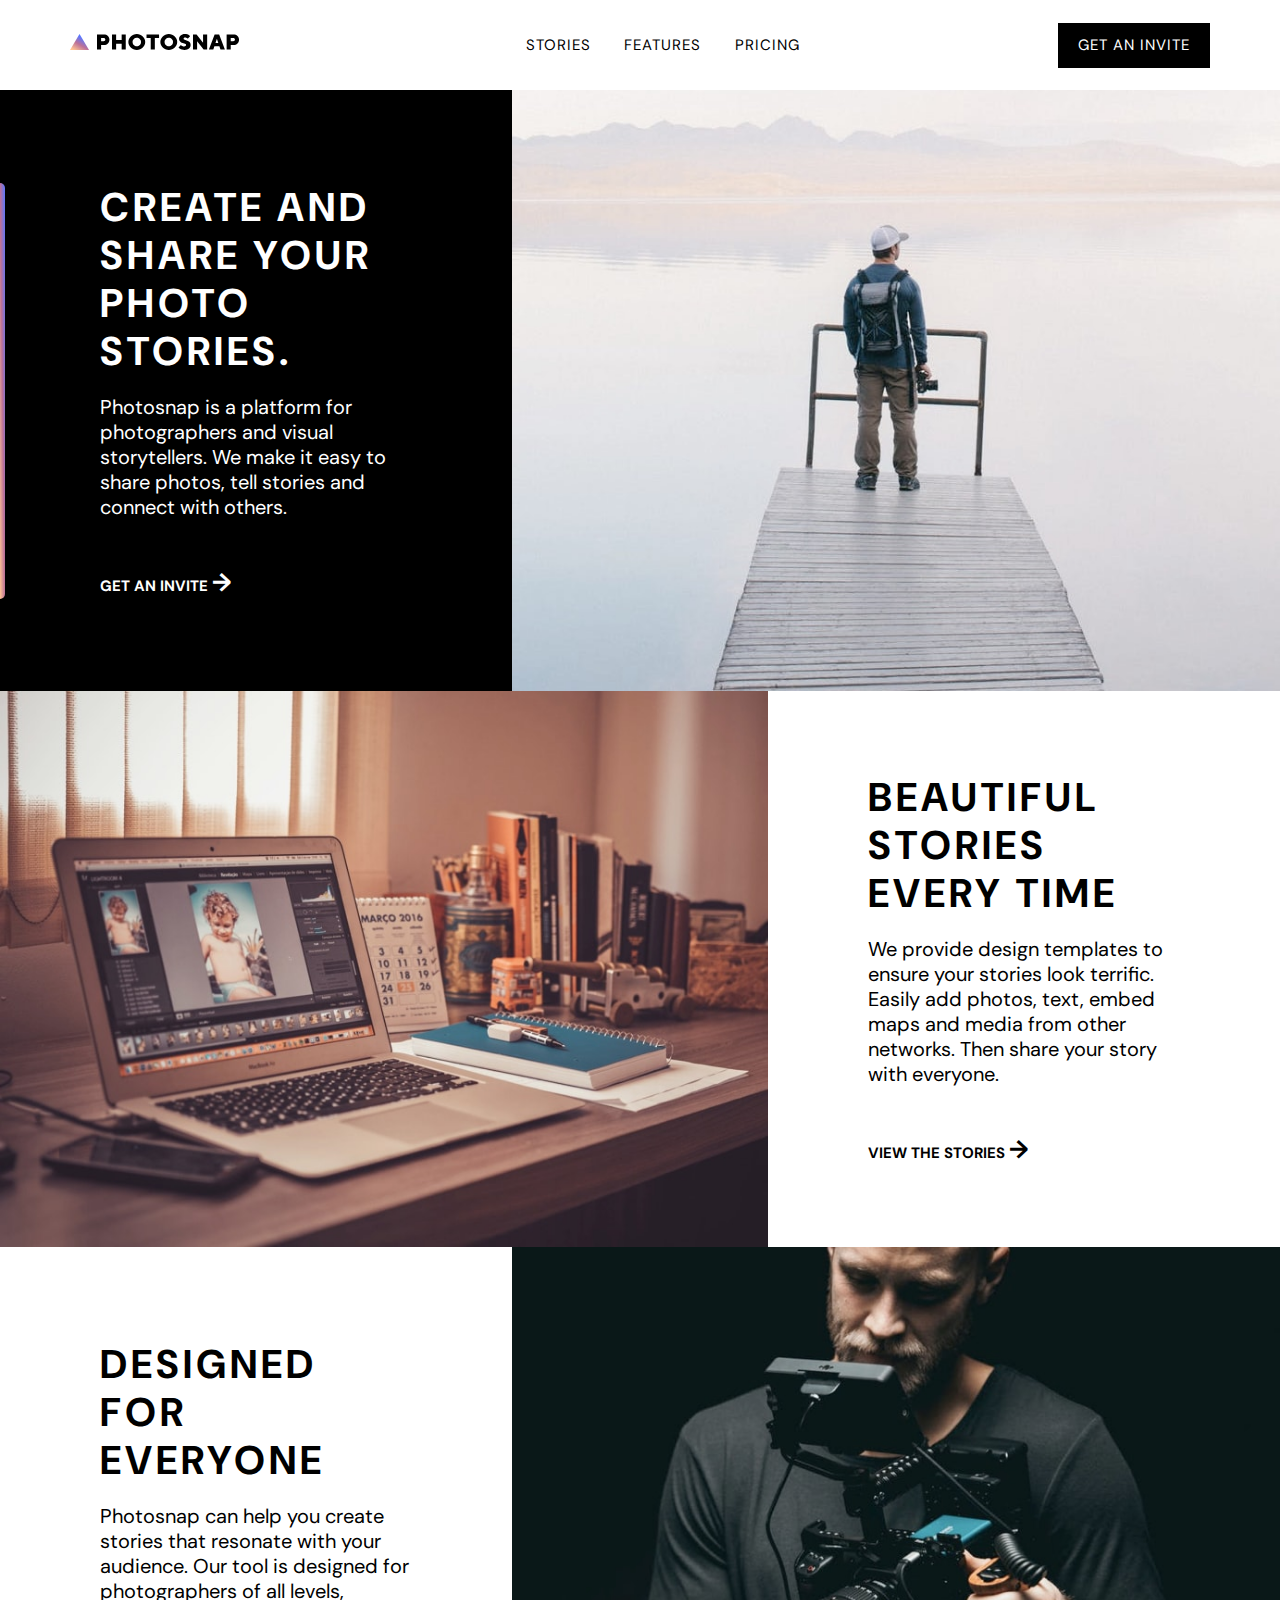
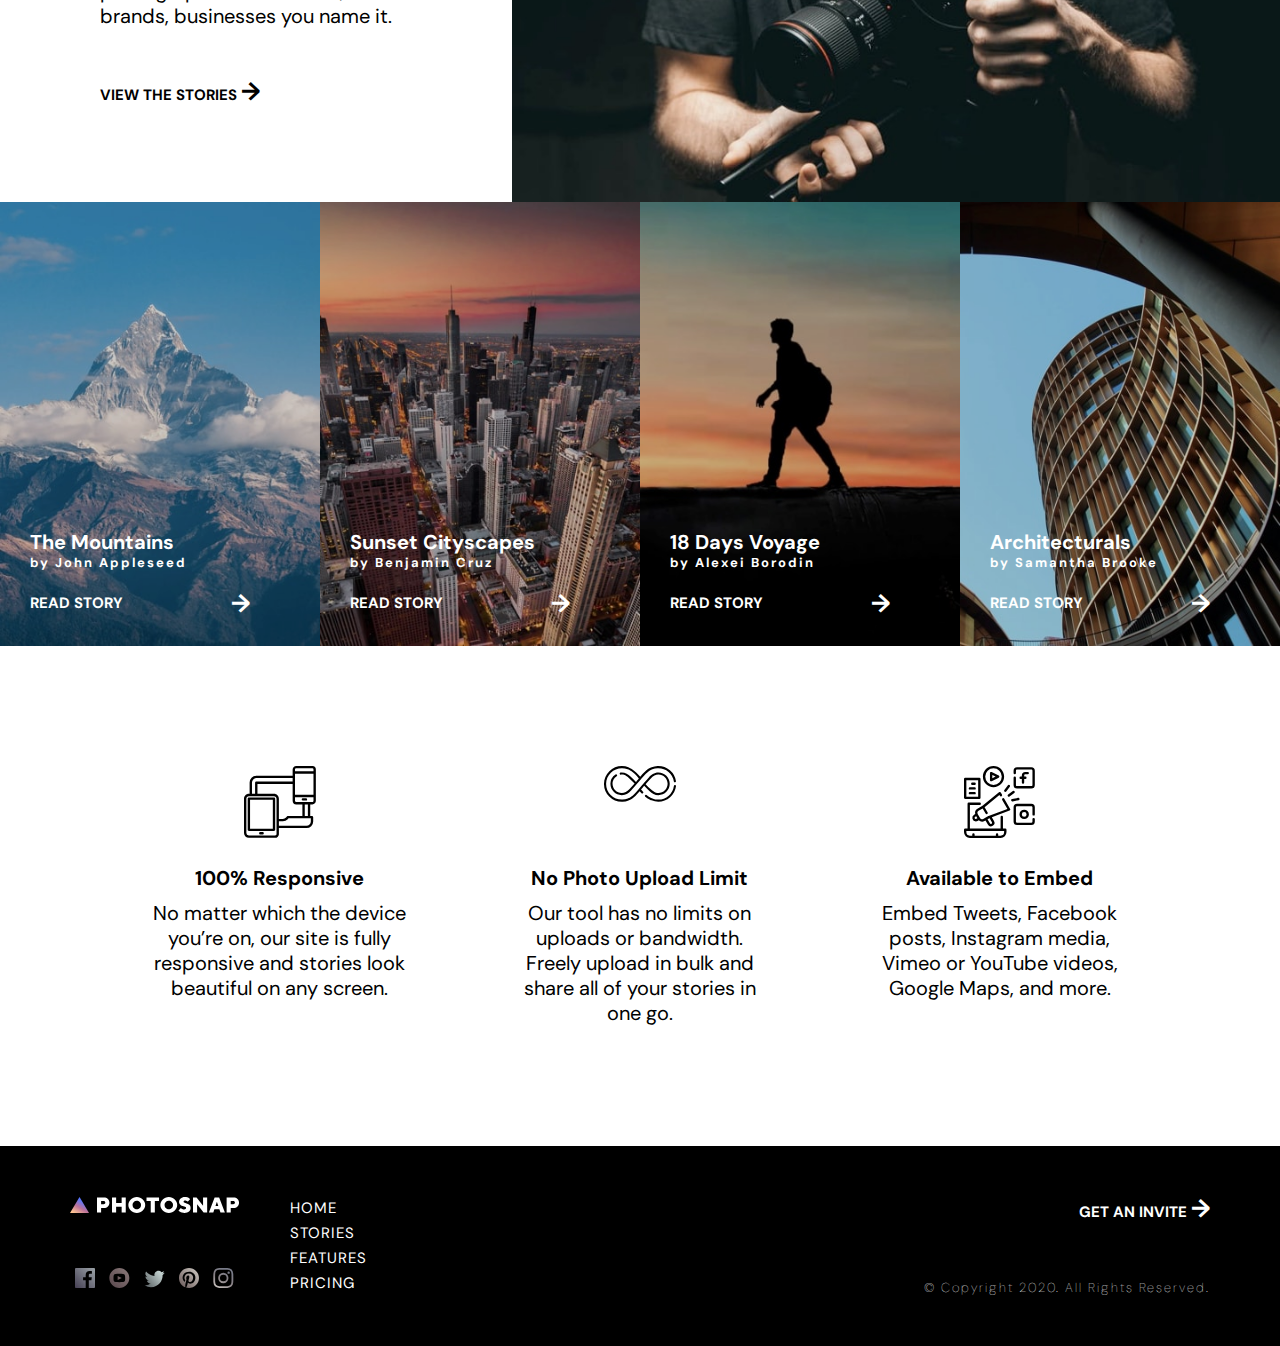
<file: index.html>
<!DOCTYPE html>
<html lang="en">
  <head>
    <meta charset="UTF-8" />
    <meta name="viewport" content="width=device-width, initial-scale=1.0" />

    <link
      rel="icon"
      type="image/png"
      sizes="32x32"
      href="./assets/favicon-32x32.png"
    />

    <title>Photosnap Website Challenge</title>
    <link rel="stylesheet" href="css/style-min.css" />
  </head>
  <body>
    <div class="container">
      <header class="header">
        <div class="header__logo">
          <a href="/"><img src="img/shared/desktop/logo.svg" alt="logo" /> </a>
        </div>
        <nav class="header__nav">
          <ul class="nav">
            <li class="nav__item">
              <a href="stories.html" class="nav__link">stories</a>
            </li>
            <li class="nav__item">
              <a href="features.html" class="nav__link">features</a>
            </li>
            <li class="nav__item">
              <a href="pricing.html" class="nav__link">pricing</a>
            </li>
          </ul>
          <a href="#" class="header__btn--cta btn-primary-dark"
            >Get an invite</a
          >
        </nav>
        <div class="burger">
          <span class="line"></span>
        </div>
      </header>
    </div>
    <main>
      <section class="section-hero">
        <div class="display bg-dark">
          <div class="display__text hero__text">
            <h1 class="text-light">Create and share your photo Stories.</h1>
            <p class="paragraph text-light">
              Photosnap is a platform for photographers and visual storytellers.
              We make it easy to share photos, tell stories and connect with
              others.
            </p>
            <a href="#" class="btn-secondary-light"
              >get an invite <span class="btn-icon">&rarr;</span></a
            >
          </div>
          <div class="display__img">
            <picture class="pictures">
              <source
                media="(max-width: 767.98px)"
                srcset="img/home/mobile/create-and-share.jpg"
              />
              <source
                media="(max-width: 1200px)"
                srcset="img/home/tablet/create-and-share.jpg"
              />
              <img src="img/home/desktop/create-and-share.jpg" alt="hero-img" />
            </picture>
          </div>
        </div>
      </section>
      <section class="section-stories">
        <div class="display bg-light row-reverse">
          <div class="display__text">
            <h1 class="text-dark">
              Beautiful stories<br />
              every time
            </h1>
            <p class="paragraph text-dark">
              We provide design templates to ensure your stories look terrific.
              Easily add photos, text, embed maps and media from other networks.
              Then share your story with everyone.
            </p>
            <a href="stories.html" class="btn-secondary-dark"
              >View the stories <span class="btn-icon">&rarr;</span></a
            >
          </div>
          <div class="display__img">
            <picture class="pictures">
              <source
                media="(max-width: 767.98px)"
                srcset="img/home/mobile/beautiful-stories.jpg"
              />
              <source
                media="(max-width: 1200px)"
                srcset="img/home/tablet/beautiful-stories.jpg"
              />
              <img
                src="img/home/desktop/beautiful-stories.jpg"
                alt="hero-img"
              />
            </picture>
          </div>
        </div>

        <div class="display bg-light">
          <div class="display__text">
            <h1 class="text-dark">Designed for everyone</h1>
            <p class="paragraph text-dark">
              Photosnap can help you create stories that resonate with your
              audience. Our tool is designed for photographers of all levels,
              brands, businesses you name it.
            </p>
            <a href="stories.html" class="btn-secondary-dark">
              View the stories <span class="btn-icon">&rarr;</span></a
            >
          </div>
          <div class="display__img">
            <picture class="pictures">
              <source
                media="(max-width: 767.98px)"
                srcset="img/home/mobile/designed-for-everyone.jpg"
              />
              <source
                media="(max-width: 1200px)"
                srcset="img/home/tablet/designed-for-everyone.jpg"
              />
              <img
                src="img/home/desktop/designed-for-everyone.jpg"
                alt="hero-img"
              />
            </picture>
          </div>
        </div>
      </section>

      <section class="section-gallery">
        <div class="gallery-card">
          <picture>
            <source
              srcset="img/stories/mobile/mountains.jpg"
              media="(max-width: 676.98px)"
            />

            <img src="img/stories/desktop/mountains.jpg" alt="gallery-img" />
          </picture>
          <div class="gallery-card__text">
            <h3 class="text-light">The Mountains</h3>
            <h4 class="text-light">by John Appleseed</h4>
            <a href="stories.html" class="btn-secondary-light"
              >Read Story <span class="btn-icon">&rarr;</span></a
            >
          </div>
        </div>
        <div class="gallery-card">
          <picture>
            <source
              srcset="img/stories/mobile/cityscapes.jpg"
              media="(max-width: 676.98px)"
            />

            <img src="img/stories/desktop/cityscapes.jpg" alt="gallery-img" />
          </picture>
          <div class="gallery-card__text">
            <h3 class="text-light">Sunset Cityscapes</h3>
            <h4 class="text-light">by Benjamin Cruz</h4>
            <a href="stories.html" class="btn-secondary-light"
              >Read Story <span class="btn-icon">&rarr;</span></a
            >
          </div>
        </div>
        <div class="gallery-card">
          <picture>
            <source
              srcset="img/stories/mobile/18-days-voyage.jpg"
              media="(max-width: 676.98px)"
            />

            <img
              src="img/stories/desktop/18-days-voyage.jpg"
              alt="gallery-img"
            />
          </picture>
          <div class="gallery-card__text">
            <h3 class="text-light">18 Days Voyage</h3>
            <h4 class="text-light">by Alexei Borodin</h4>
            <a href="stories.html" class="btn-secondary-light"
              >Read Story <span class="btn-icon">&rarr;</span></a
            >
          </div>
        </div>
        <div class="gallery-card">
          <picture>
            <source
              srcset="img/stories/mobile/architecturals.jpg"
              media="(max-width: 676.98px)"
            />

            <img
              src="img/stories/desktop/architecturals.jpg"
              alt="gallery-img"
            />
          </picture>
          <div class="gallery-card__text">
            <h3 class="text-light">Architecturals</h3>
            <h4 class="text-light">by Samantha Brooke</h4>
            <a href="stories.html" class="btn-secondary-light"
              >Read Story <span class="btn-icon">&rarr;</span></a
            >
          </div>
        </div>
      </section>

      <section class="section-features">
        <div class="feature">
          <div class="feature__icon-box">
            <img
              src="img/features/desktop/responsive.svg"
              alt="feature__icon"
              class="feature__icon"
            />
          </div>
          <div class="feature__text-box">
            <h3>100% Responsive</h3>
            <p>
              No matter which the device you’re on, our site is fully responsive
              and stories look beautiful on any screen.
            </p>
          </div>
        </div>
        <div class="feature">
          <div class="feature__icon-box">
            <img
              src="img/features/desktop/no-limit.svg"
              alt="feature__icon"
              class="feature__icon"
            />
          </div>
          <div class="feature__text-box">
            <h3>No Photo Upload Limit</h3>
            <p>
              Our tool has no limits on uploads or bandwidth. Freely upload in
              bulk and share all of your stories in one go.
            </p>
          </div>
        </div>
        <div class="feature">
          <div class="feature__icon-box">
            <img
              src="img/features/desktop/embed.svg"
              alt="feature__icon"
              class="feature__icon"
            />
          </div>
          <div class="feature__text-box">
            <h3>Available to Embed</h3>
            <p>
              Embed Tweets, Facebook posts, Instagram media, Vimeo or YouTube
              videos, Google Maps, and more.
            </p>
          </div>
        </div>
      </section>
    </main>

    <footer class="footer">
      <div class="container">
        <div class="footer__content">
          <div class="footer__links">
            <div class="footer__logo">
              <svg xmlns="http://www.w3.org/2000/svg" width="170" height="16">
                <defs>
                  <linearGradient
                    id="a"
                    x1="0%"
                    x2="50%"
                    y1="85.457%"
                    y2="14.543%"
                  >
                    <stop offset="0%" stop-color="#FFC593" />
                    <stop offset="51.945%" stop-color="#BC7198" />
                    <stop offset="100%" stop-color="#5A77FF" />
                  </linearGradient>
                </defs>
                <g fill="none" fill-rule="evenodd">
                  <path
                    fill="#fff "
                    fill-rule="nonzero"
                    d="M31.108 15.568v-4.541h2.703c.836 0 1.6-.133 2.292-.4a5.19 5.19 0 001.773-1.113 5.1 5.1 0 001.146-1.676c.273-.642.41-1.344.41-2.108 0-.75-.137-1.449-.41-2.098a5.072 5.072 0 00-1.146-1.686A5.19 5.19 0 0036.103.832c-.692-.266-1.456-.4-2.292-.4H27v15.136h4.108zm2.487-8.217h-2.487V4.108h2.487c.49 0 .9.162 1.232.487.332.324.497.702.497 1.135 0 .432-.165.81-.497 1.135-.332.324-.742.486-1.232.486zm12.54 8.217V9.73h5.514v5.838h4.108V.432h-4.108v5.622h-5.514V.432h-4.108v15.136h4.108zM66.784 16a8.616 8.616 0 003.319-.638 8.401 8.401 0 002.68-1.74 8.192 8.192 0 001.785-2.552c.432-.965.648-1.989.648-3.07a7.428 7.428 0 00-.648-3.07 8.192 8.192 0 00-1.784-2.552 8.401 8.401 0 00-2.681-1.74A8.616 8.616 0 0066.783 0c-1.196 0-2.306.213-3.329.638a8.432 8.432 0 00-2.67 1.74A8.192 8.192 0 0059 4.93 7.428 7.428 0 0058.351 8c0 1.081.217 2.105.649 3.07a8.192 8.192 0 001.784 2.552 8.432 8.432 0 002.67 1.74c1.023.425 2.133.638 3.33.638zm0-3.676A4.285 4.285 0 0165.119 12a3.942 3.942 0 01-1.34-.908 4.33 4.33 0 01-.887-1.373A4.479 4.479 0 0162.568 8c0-.62.108-1.193.324-1.719a4.33 4.33 0 01.886-1.373c.375-.39.822-.692 1.34-.908a4.285 4.285 0 011.666-.324c.59 0 1.142.108 1.654.324.512.216.958.519 1.34.908.382.39.681.847.898 1.373.216.526.324 1.1.324 1.719 0 .62-.108 1.193-.324 1.719a4.236 4.236 0 01-.898 1.373c-.382.39-.828.692-1.34.908a4.206 4.206 0 01-1.654.324zm18.054 3.244V4.108h4.216V.432h-12.54v3.676h4.216v11.46h4.108zM98.784 16a8.616 8.616 0 003.319-.638 8.401 8.401 0 002.68-1.74 8.192 8.192 0 001.785-2.552c.432-.965.648-1.989.648-3.07a7.428 7.428 0 00-.648-3.07 8.192 8.192 0 00-1.784-2.552 8.401 8.401 0 00-2.681-1.74A8.616 8.616 0 0098.783 0c-1.196 0-2.306.213-3.329.638a8.432 8.432 0 00-2.67 1.74A8.192 8.192 0 0091 4.93 7.428 7.428 0 0090.351 8c0 1.081.217 2.105.649 3.07a8.192 8.192 0 001.784 2.552 8.432 8.432 0 002.67 1.74c1.023.425 2.133.638 3.33.638zm0-3.676A4.285 4.285 0 0197.119 12a3.942 3.942 0 01-1.34-.908 4.33 4.33 0 01-.887-1.373A4.479 4.479 0 0194.568 8c0-.62.108-1.193.324-1.719a4.33 4.33 0 01.886-1.373c.375-.39.822-.692 1.34-.908a4.285 4.285 0 011.666-.324c.59 0 1.142.108 1.654.324.512.216.958.519 1.34.908.382.39.681.847.898 1.373.216.526.324 1.1.324 1.719 0 .62-.108 1.193-.324 1.719a4.236 4.236 0 01-.898 1.373c-.382.39-.828.692-1.34.908a4.206 4.206 0 01-1.654.324zM114.568 16c.95 0 1.801-.133 2.55-.4.75-.267 1.385-.627 1.904-1.081.519-.454.915-.98 1.189-1.578.274-.599.41-1.236.41-1.914 0-.88-.172-1.6-.518-2.162a4.35 4.35 0 00-1.298-1.362 6.98 6.98 0 00-1.697-.822l-1.697-.562a7.533 7.533 0 01-1.297-.551c-.346-.195-.52-.465-.52-.811 0-.332.148-.63.444-.898.295-.266.688-.4 1.178-.4.375 0 .714.062 1.016.184.303.123.563.263.779.422.26.173.49.367.692.584l2.378-2.487a5.559 5.559 0 00-1.276-1.08c-.432-.275-.98-.523-1.643-.747C116.5.112 115.706 0 114.784 0c-.865 0-1.65.13-2.357.39-.706.259-1.308.605-1.805 1.037-.498.432-.883.93-1.157 1.492a3.908 3.908 0 00-.41 1.73c0 .879.172 1.6.518 2.162a4.35 4.35 0 001.297 1.362 6.98 6.98 0 001.698.822c.612.201 1.178.389 1.697.562.519.173.951.357 1.297.551.346.195.52.465.52.81 0 .433-.174.812-.52 1.136-.346.324-.821.487-1.427.487-.49 0-.933-.083-1.33-.25a5.466 5.466 0 01-1.027-.55 5.352 5.352 0 01-.886-.822l-2.378 2.486c.432.49.944.923 1.535 1.298.504.331 1.131.63 1.88.897.75.267 1.63.4 2.639.4zm12.54-.432V7.135l6.508 8.433h3.546V.432h-4.108v8.433L126.568.432H123v15.136h4.108zm16.216 0l1.081-3.244h4.973l1.081 3.244h4.433L149.162.432h-4.54l-5.73 15.136h4.432zm4.973-6.487h-2.81l1.405-4.432 1.405 4.432zm12.433 6.487v-4.541h2.702c.836 0 1.6-.133 2.292-.4a5.19 5.19 0 001.773-1.113 5.1 5.1 0 001.146-1.676c.274-.642.411-1.344.411-2.108 0-.75-.137-1.449-.41-2.098a5.072 5.072 0 00-1.147-1.686 5.19 5.19 0 00-1.773-1.114c-.692-.266-1.456-.4-2.292-.4h-6.81v15.136h4.108zm2.486-8.217h-2.486V4.108h2.486c.49 0 .901.162 1.233.487.331.324.497.702.497 1.135 0 .432-.166.81-.497 1.135-.332.324-.743.486-1.233.486z"
                  />
                  <path fill="url(#a)" d="M0 16L9.5 0 19 16z" />
                </g>
              </svg>
            </div>

            <div class="footer__nav">
              <ul class="nav">
                <li class="nav__item">
                  <a href="/" class="nav__link">home</a>
                </li>
                <li class="nav__item">
                  <a href="stories.html" class="nav__link">stories</a>
                </li>
                <li class="nav__item">
                  <a href="features.html" class="nav__link">features</a>
                </li>
                <li class="nav__item">
                  <a href="pricing.html" class="nav__link">pricing</a>
                </li>
              </ul>
            </div>

            <div class="footer__social-links">
              <a href="#" class="social-link"
                ><img
                  src="img/shared/desktop/facebook.svg"
                  alt="facebook"
                  class="social-icon"
              /></a>
              <a href="#" class="social-link"
                ><img
                  src="img/shared/desktop/youtube.svg"
                  alt="youtube"
                  class="social-icon"
              /></a>
              <a href="#" class="social-link"
                ><img
                  src="img/shared/desktop/twitter.svg"
                  alt="twitter"
                  class="social-icon"
              /></a>
              <a href="#" class="social-link"
                ><img
                  src="img/shared/desktop/pinterest.svg"
                  alt="pintrest"
                  class="social-icon"
              /></a>
              <a href="#" class="social-link"
                ><img
                  src="img/shared/desktop/instagram.svg"
                  alt="insta"
                  class="social-icon"
              /></a>
            </div>
          </div>

          <div class="footer__copyright">
            <a href="#" class="btn-secondary-light"
              >get an invite <span class="btn-icon">&rarr;</span></a
            >
            <h4 class="text-light">
              &COPY; Copyright 2020. All Rights Reserved.
            </h4>
          </div>
        </div>
      </div>
    </footer>

    <script src="js/main-min.js"></script>
  </body>
</html>
</file>
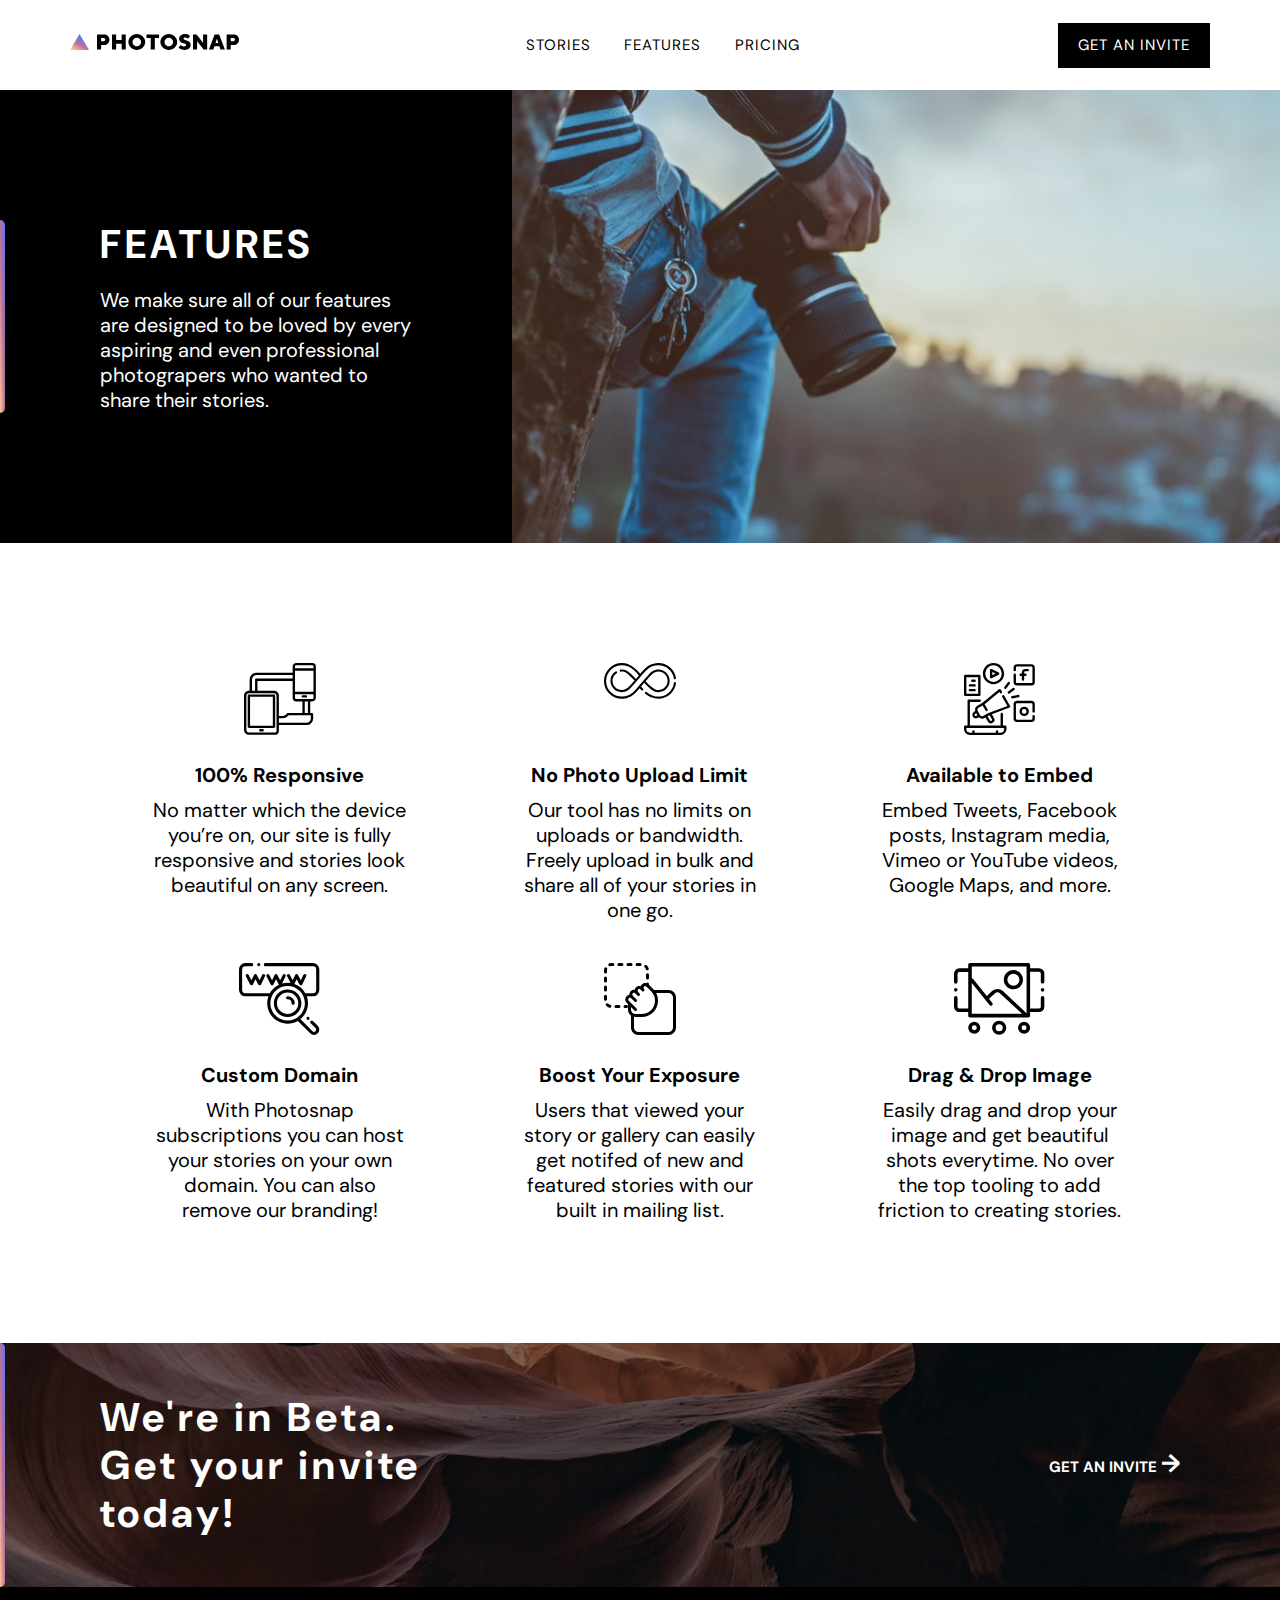
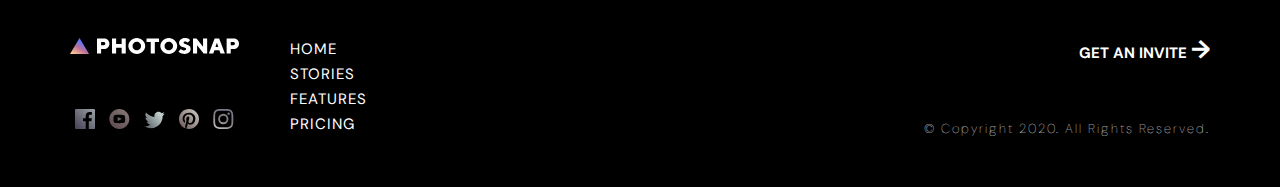
<file: features.html>
<!DOCTYPE html>
<html lang="en">
  <head>
    <meta charset="UTF-8" />
    <meta name="viewport" content="width=device-width, initial-scale=1.0" />

    <link
      rel="icon"
      type="image/png"
      sizes="32x32"
      href="./assets/favicon-32x32.png"
    />

    <title>Photosnap Website Challenge</title>
    <link rel="stylesheet" href="css/style-min.css" />
  </head>
  <body>
    <div class="container">
      <header class="header">
        <div class="header__logo">
          <a href="/"><img src="img/shared/desktop/logo.svg" alt="logo" /> </a>
        </div>
        <nav class="header__nav">
          <ul class="nav">
            <li class="nav__item">
              <a href="stories.html" class="nav__link">stories</a>
            </li>
            <li class="nav__item">
              <a href="#" class="nav__link">features</a>
            </li>
            <li class="nav__item">
              <a href="pricing.html" class="nav__link">pricing</a>
            </li>
          </ul>
          <a href="#" class="header__btn--cta btn-primary-dark"
            >Get an invite</a
          >
        </nav>
        <div class="burger">
          <span class="line"></span>
        </div>
      </header>
    </div>

    <main>
      <section class="section-hero features-hero">
        <div class="display bg-dark">
          <div class="display__text hero__text">
            <h1 class="text-light">Features</h1>
            <p class="paragraph text-light">
              We make sure all of our features are designed to be loved by every
              aspiring and even professional photograpers who wanted to share
              their stories.
            </p>
          </div>
          <div class="display__img">
            <picture class="pictures">
              <source
                media="(max-width: 767.98px)"
                srcset="img/features/mobile/hero.jpg"
              />
              <source
                media="(max-width: 1200px)"
                srcset="img/features/tablet/hero.jpg"
              />
              <img src="img/features/desktop/hero.jpg" alt="hero-img" />
            </picture>
          </div>
        </div>
      </section>

      <section class="section-features">
        <div class="feature">
          <div class="feature__icon-box">
            <img
              src="img/features/desktop/responsive.svg"
              alt="feature__icon"
              class="feature__icon"
            />
          </div>
          <div class="feature__text-box">
            <h3>100% Responsive</h3>
            <p>
              No matter which the device you’re on, our site is fully responsive
              and stories look beautiful on any screen.
            </p>
          </div>
        </div>
        <div class="feature">
          <div class="feature__icon-box">
            <img
              src="img/features/desktop/no-limit.svg"
              alt="feature__icon"
              class="feature__icon"
            />
          </div>
          <div class="feature__text-box">
            <h3>No Photo Upload Limit</h3>
            <p>
              Our tool has no limits on uploads or bandwidth. Freely upload in
              bulk and share all of your stories in one go.
            </p>
          </div>
        </div>
        <div class="feature">
          <div class="feature__icon-box">
            <img
              src="img/features/desktop/embed.svg"
              alt="feature__icon"
              class="feature__icon"
            />
          </div>
          <div class="feature__text-box">
            <h3>Available to Embed</h3>
            <p>
              Embed Tweets, Facebook posts, Instagram media, Vimeo or YouTube
              videos, Google Maps, and more.
            </p>
          </div>
        </div>

        <div class="feature">
          <div class="feature__icon-box">
            <img
              src="img/features/desktop/custom-domain.svg"
              alt="feature__icon"
              class="feature__icon"
            />
          </div>
          <div class="feature__text-box">
            <h3>Custom Domain</h3>
            <p>
              With Photosnap subscriptions you can host your stories on your own
              domain. You can also remove our branding!
            </p>
          </div>
        </div>

        <div class="feature">
          <div class="feature__icon-box">
            <img
              src="img/features/desktop/boost-exposure.svg"
              alt="feature__icon"
              class="feature__icon"
            />
          </div>
          <div class="feature__text-box">
            <h3>Boost Your Exposure</h3>
            <p>
              Users that viewed your story or gallery can easily get notifed of
              new and featured stories with our built in mailing list.
            </p>
          </div>
        </div>

        <div class="feature">
          <div class="feature__icon-box">
            <img
              src="img/features/desktop/drag-drop.svg"
              alt="feature__icon"
              class="feature__icon"
            />
          </div>
          <div class="feature__text-box">
            <h3>Drag & Drop Image</h3>
            <p>
              Easily drag and drop your image and get beautiful shots everytime.
              No over the top tooling to add friction to creating stories.
            </p>
          </div>
        </div>
      </section>

      <section class="section-invite">
        <div class="invite__content">
          <h1 class="text-light">
            We're in Beta.<br />
            Get your invite <br />today!
          </h1>
          <a href="#" class="btn-secondary-light"
            >Get an invite <span class="btn-icon">&rarr;</span></a
          >
        </div>
      </section>
    </main>

    <footer class="footer">
      <div class="container">
        <div class="footer__content">
          <div class="footer__links">
            <div class="footer__logo">
              <svg xmlns="http://www.w3.org/2000/svg" width="170" height="16">
                <defs>
                  <linearGradient
                    id="a"
                    x1="0%"
                    x2="50%"
                    y1="85.457%"
                    y2="14.543%"
                  >
                    <stop offset="0%" stop-color="#FFC593" />
                    <stop offset="51.945%" stop-color="#BC7198" />
                    <stop offset="100%" stop-color="#5A77FF" />
                  </linearGradient>
                </defs>
                <g fill="none" fill-rule="evenodd">
                  <path
                    fill="#fff "
                    fill-rule="nonzero"
                    d="M31.108 15.568v-4.541h2.703c.836 0 1.6-.133 2.292-.4a5.19 5.19 0 001.773-1.113 5.1 5.1 0 001.146-1.676c.273-.642.41-1.344.41-2.108 0-.75-.137-1.449-.41-2.098a5.072 5.072 0 00-1.146-1.686A5.19 5.19 0 0036.103.832c-.692-.266-1.456-.4-2.292-.4H27v15.136h4.108zm2.487-8.217h-2.487V4.108h2.487c.49 0 .9.162 1.232.487.332.324.497.702.497 1.135 0 .432-.165.81-.497 1.135-.332.324-.742.486-1.232.486zm12.54 8.217V9.73h5.514v5.838h4.108V.432h-4.108v5.622h-5.514V.432h-4.108v15.136h4.108zM66.784 16a8.616 8.616 0 003.319-.638 8.401 8.401 0 002.68-1.74 8.192 8.192 0 001.785-2.552c.432-.965.648-1.989.648-3.07a7.428 7.428 0 00-.648-3.07 8.192 8.192 0 00-1.784-2.552 8.401 8.401 0 00-2.681-1.74A8.616 8.616 0 0066.783 0c-1.196 0-2.306.213-3.329.638a8.432 8.432 0 00-2.67 1.74A8.192 8.192 0 0059 4.93 7.428 7.428 0 0058.351 8c0 1.081.217 2.105.649 3.07a8.192 8.192 0 001.784 2.552 8.432 8.432 0 002.67 1.74c1.023.425 2.133.638 3.33.638zm0-3.676A4.285 4.285 0 0165.119 12a3.942 3.942 0 01-1.34-.908 4.33 4.33 0 01-.887-1.373A4.479 4.479 0 0162.568 8c0-.62.108-1.193.324-1.719a4.33 4.33 0 01.886-1.373c.375-.39.822-.692 1.34-.908a4.285 4.285 0 011.666-.324c.59 0 1.142.108 1.654.324.512.216.958.519 1.34.908.382.39.681.847.898 1.373.216.526.324 1.1.324 1.719 0 .62-.108 1.193-.324 1.719a4.236 4.236 0 01-.898 1.373c-.382.39-.828.692-1.34.908a4.206 4.206 0 01-1.654.324zm18.054 3.244V4.108h4.216V.432h-12.54v3.676h4.216v11.46h4.108zM98.784 16a8.616 8.616 0 003.319-.638 8.401 8.401 0 002.68-1.74 8.192 8.192 0 001.785-2.552c.432-.965.648-1.989.648-3.07a7.428 7.428 0 00-.648-3.07 8.192 8.192 0 00-1.784-2.552 8.401 8.401 0 00-2.681-1.74A8.616 8.616 0 0098.783 0c-1.196 0-2.306.213-3.329.638a8.432 8.432 0 00-2.67 1.74A8.192 8.192 0 0091 4.93 7.428 7.428 0 0090.351 8c0 1.081.217 2.105.649 3.07a8.192 8.192 0 001.784 2.552 8.432 8.432 0 002.67 1.74c1.023.425 2.133.638 3.33.638zm0-3.676A4.285 4.285 0 0197.119 12a3.942 3.942 0 01-1.34-.908 4.33 4.33 0 01-.887-1.373A4.479 4.479 0 0194.568 8c0-.62.108-1.193.324-1.719a4.33 4.33 0 01.886-1.373c.375-.39.822-.692 1.34-.908a4.285 4.285 0 011.666-.324c.59 0 1.142.108 1.654.324.512.216.958.519 1.34.908.382.39.681.847.898 1.373.216.526.324 1.1.324 1.719 0 .62-.108 1.193-.324 1.719a4.236 4.236 0 01-.898 1.373c-.382.39-.828.692-1.34.908a4.206 4.206 0 01-1.654.324zM114.568 16c.95 0 1.801-.133 2.55-.4.75-.267 1.385-.627 1.904-1.081.519-.454.915-.98 1.189-1.578.274-.599.41-1.236.41-1.914 0-.88-.172-1.6-.518-2.162a4.35 4.35 0 00-1.298-1.362 6.98 6.98 0 00-1.697-.822l-1.697-.562a7.533 7.533 0 01-1.297-.551c-.346-.195-.52-.465-.52-.811 0-.332.148-.63.444-.898.295-.266.688-.4 1.178-.4.375 0 .714.062 1.016.184.303.123.563.263.779.422.26.173.49.367.692.584l2.378-2.487a5.559 5.559 0 00-1.276-1.08c-.432-.275-.98-.523-1.643-.747C116.5.112 115.706 0 114.784 0c-.865 0-1.65.13-2.357.39-.706.259-1.308.605-1.805 1.037-.498.432-.883.93-1.157 1.492a3.908 3.908 0 00-.41 1.73c0 .879.172 1.6.518 2.162a4.35 4.35 0 001.297 1.362 6.98 6.98 0 001.698.822c.612.201 1.178.389 1.697.562.519.173.951.357 1.297.551.346.195.52.465.52.81 0 .433-.174.812-.52 1.136-.346.324-.821.487-1.427.487-.49 0-.933-.083-1.33-.25a5.466 5.466 0 01-1.027-.55 5.352 5.352 0 01-.886-.822l-2.378 2.486c.432.49.944.923 1.535 1.298.504.331 1.131.63 1.88.897.75.267 1.63.4 2.639.4zm12.54-.432V7.135l6.508 8.433h3.546V.432h-4.108v8.433L126.568.432H123v15.136h4.108zm16.216 0l1.081-3.244h4.973l1.081 3.244h4.433L149.162.432h-4.54l-5.73 15.136h4.432zm4.973-6.487h-2.81l1.405-4.432 1.405 4.432zm12.433 6.487v-4.541h2.702c.836 0 1.6-.133 2.292-.4a5.19 5.19 0 001.773-1.113 5.1 5.1 0 001.146-1.676c.274-.642.411-1.344.411-2.108 0-.75-.137-1.449-.41-2.098a5.072 5.072 0 00-1.147-1.686 5.19 5.19 0 00-1.773-1.114c-.692-.266-1.456-.4-2.292-.4h-6.81v15.136h4.108zm2.486-8.217h-2.486V4.108h2.486c.49 0 .901.162 1.233.487.331.324.497.702.497 1.135 0 .432-.166.81-.497 1.135-.332.324-.743.486-1.233.486z"
                  />
                  <path fill="url(#a)" d="M0 16L9.5 0 19 16z" />
                </g>
              </svg>
            </div>

            <div class="footer__nav">
              <ul class="nav">
                <li class="nav__item">
                  <a href="/" class="nav__link">home</a>
                </li>
                <li class="nav__item">
                  <a href="stories.html" class="nav__link">stories</a>
                </li>
                <li class="nav__item">
                  <a href="#" class="nav__link">features</a>
                </li>
                <li class="nav__item">
                  <a href="pricing.html" class="nav__link">pricing</a>
                </li>
              </ul>
            </div>

            <div class="footer__social-links">
              <a href="#" class="social-link"
                ><img
                  src="img/shared/desktop/facebook.svg"
                  alt="facebook"
                  class="social-icon"
              /></a>
              <a href="#" class="social-link"
                ><img
                  src="img/shared/desktop/youtube.svg"
                  alt="youtube"
                  class="social-icon"
              /></a>
              <a href="#" class="social-link"
                ><img
                  src="img/shared/desktop/twitter.svg"
                  alt="twitter"
                  class="social-icon"
              /></a>
              <a href="#" class="social-link"
                ><img
                  src="img/shared/desktop/pinterest.svg"
                  alt="pintrest"
                  class="social-icon"
              /></a>
              <a href="#" class="social-link"
                ><img
                  src="img/shared/desktop/instagram.svg"
                  alt="insta"
                  class="social-icon"
              /></a>
            </div>
          </div>

          <div class="footer__copyright">
            <a href="#" class="btn-secondary-light"
              >get an invite <span class="btn-icon">&rarr;</span></a
            >
            <h4 class="text-light">
              &COPY; Copyright 2020. All Rights Reserved.
            </h4>
          </div>
        </div>
      </div>
    </footer>

    <script src="js/main-min.js"></script>
  </body>
</html>
</file>
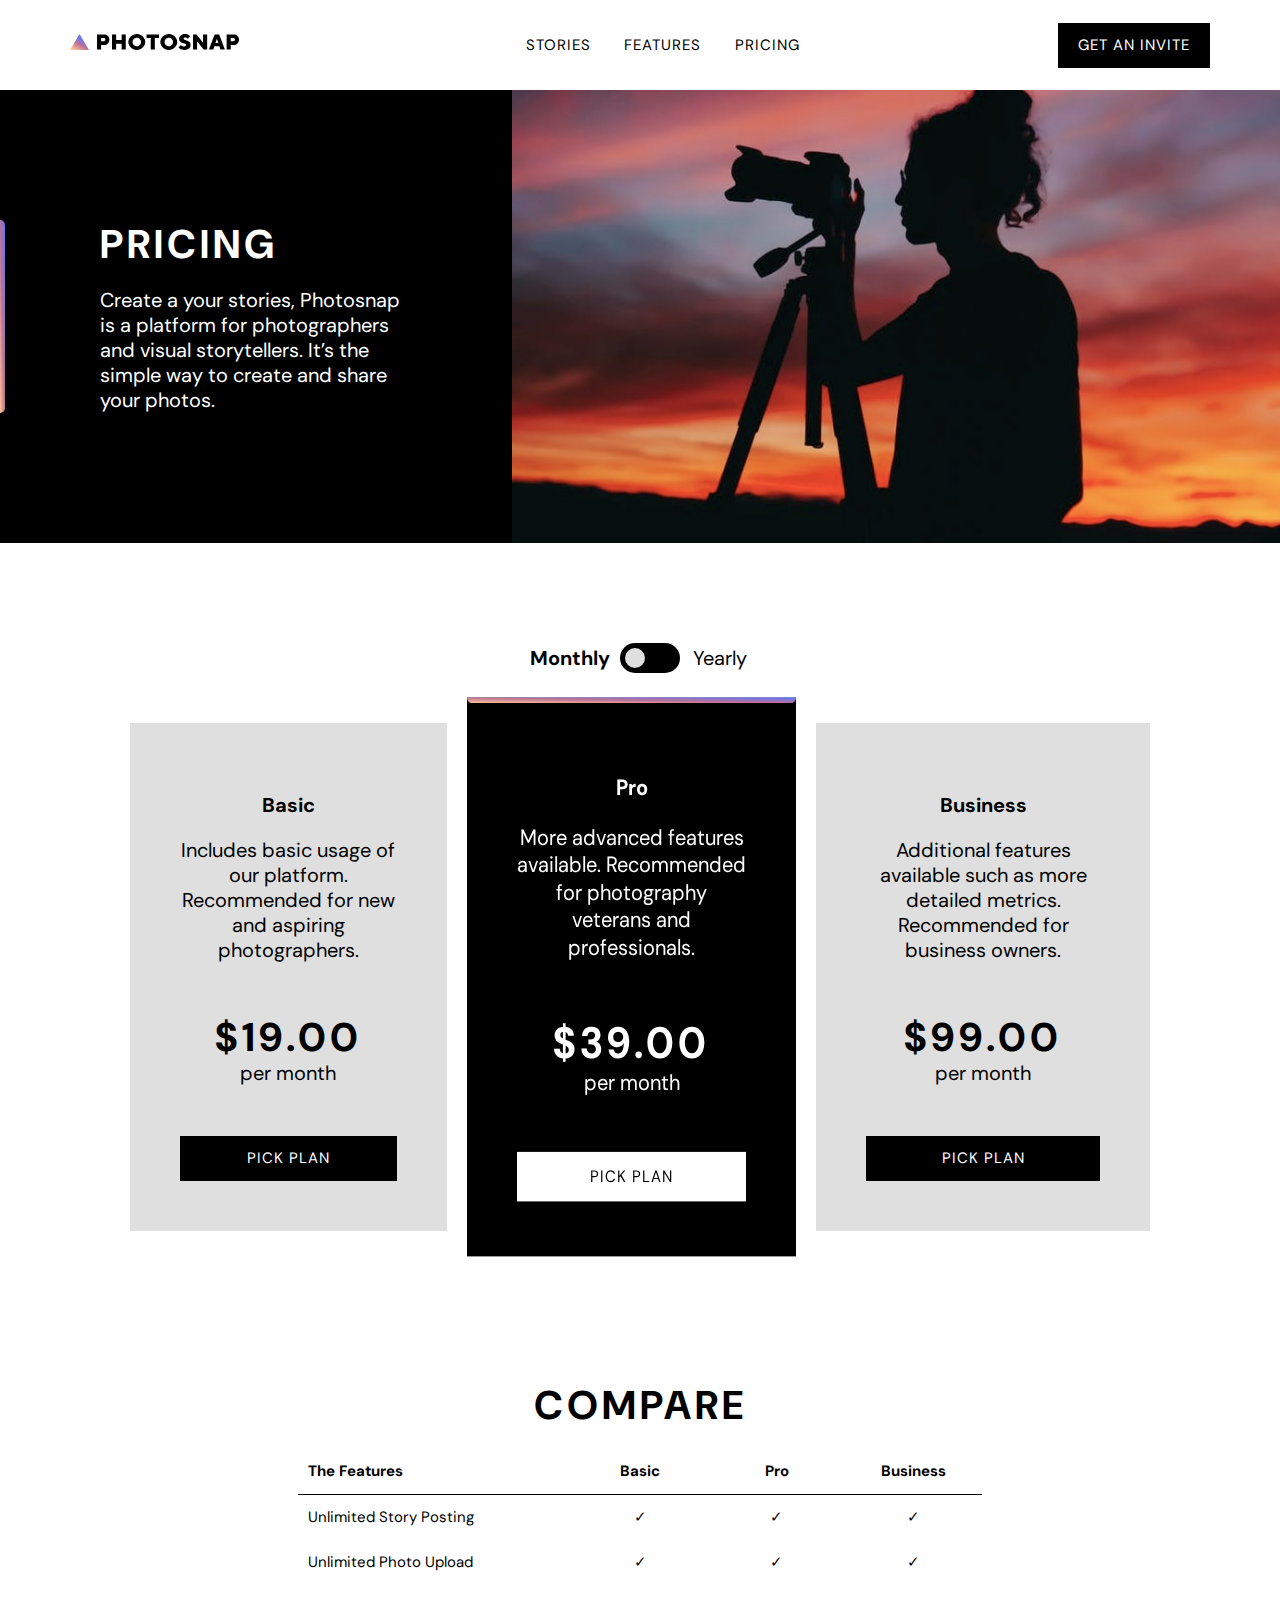
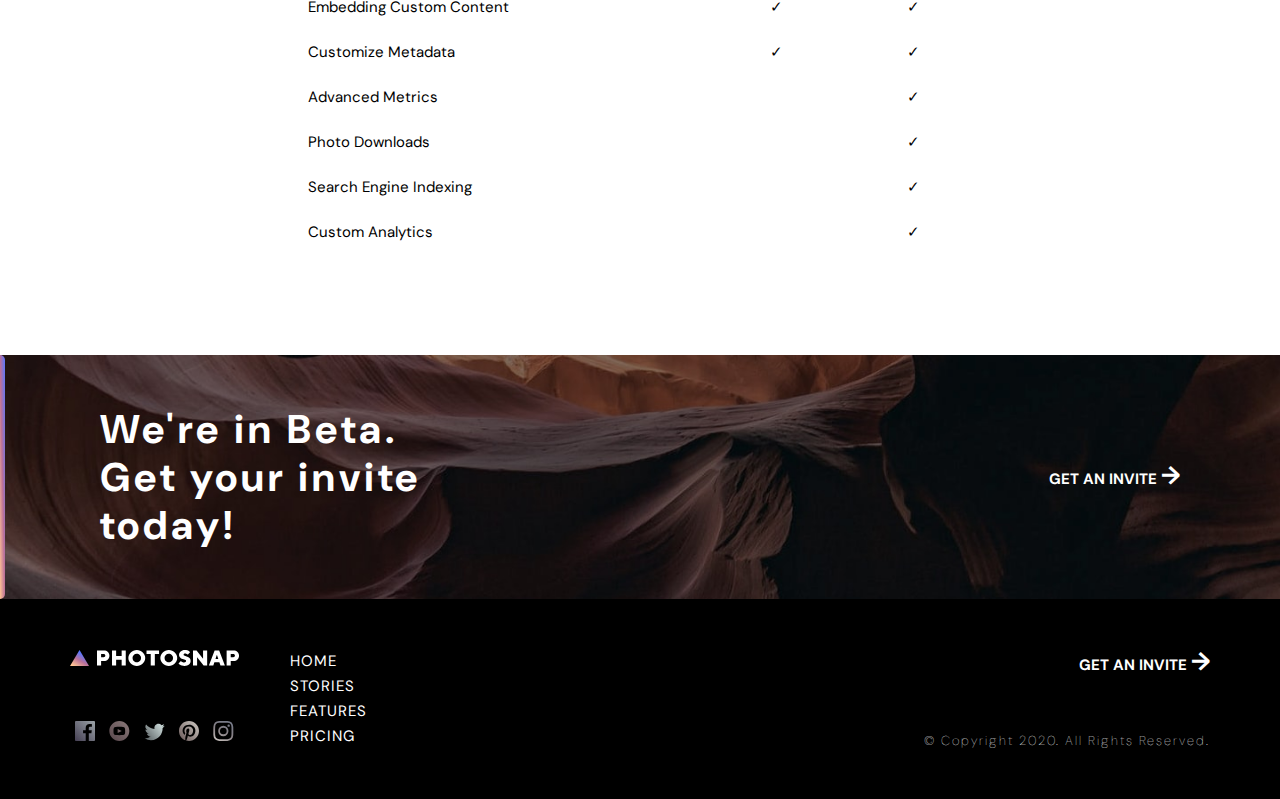
<file: pricing.html>
<!DOCTYPE html>
<html lang="en">
  <head>
    <meta charset="UTF-8" />
    <meta name="viewport" content="width=device-width, initial-scale=1.0" />

    <link
      rel="icon"
      type="image/png"
      sizes="32x32"
      href="./assets/favicon-32x32.png"
    />

    <title>Photosnap | Pricing</title>
    <link rel="stylesheet" href="css/style-min.css" />
  </head>
  <body>
    <div class="container">
      <header class="header">
        <div class="header__logo">
          <a href="/"><img src="img/shared/desktop/logo.svg" alt="logo" /> </a>
        </div>
        <nav class="header__nav">
          <ul class="nav">
            <li class="nav__item">
              <a href="stories.html" class="nav__link">stories</a>
            </li>
            <li class="nav__item">
              <a href="features.html" class="nav__link">features</a>
            </li>
            <li class="nav__item">
              <a href="#" class="nav__link">pricing</a>
            </li>
          </ul>
          <a href="#" class="header__btn--cta btn-primary-dark"
            >Get an invite</a
          >
        </nav>
        <div class="burger">
          <span class="line"></span>
        </div>
      </header>
    </div>

    <main>
      <section class="section-hero features-hero">
        <div class="display bg-dark">
          <div class="display__text hero__text">
            <h1 class="text-light">Pricing</h1>
            <p class="paragraph text-light">
              Create a your stories, Photosnap is a platform for photographers
              and visual storytellers. It’s the simple way to create and share
              your photos.
            </p>
          </div>
          <div class="display__img">
            <picture class="pictures">
              <source
                media="(max-width: 767.98px)"
                srcset="img/pricing/mobile/hero.jpg"
              />
              <source
                media="(max-width: 1200px)"
                srcset="img/pricing/tablet/hero.jpg"
              />
              <img src="img/pricing/desktop/hero.jpg" alt="hero-img" />
            </picture>
          </div>
        </div>
      </section>

      <div class="container">
        <section class="section-pricing">
          <div class="price">
            <div class="price-selection">
              <p id="monthly" title="Monthly">Monthly</p>
              <span class="price__toggler"
                ><span class="price__toggler-btn"></span
              ></span>
              <p id="yearly" title="Yearly">Yearly</p>
            </div>

            <div class="price__cards">
              <div class="plan">
                <h3 class="plan-title">Basic</h3>

                <p class="plan-desc">
                  Includes basic usage of our platform. Recommended for new and
                  aspiring photographers.
                </p>
                <h1 class="plan-rate basic-rate">$19.00</h1>
                <p class="plan-duration">per month</p>
                <a href="#" class="btn-primary-dark plan-btn">pick plan</a>
              </div>
              <div class="plan">
                <h3 class="plan-title">Pro</h3>

                <p class="plan-desc">
                  More advanced features available. Recommended for photography
                  veterans and professionals.
                </p>
                <h1 class="plan-rate pro-rate">$39.00</h1>
                <p class="plan-duration">per month</p>
                <a href="#" class="btn-primary-dark plan-btn">pick plan</a>
              </div>
              <div class="plan">
                <h3 class="plan-title">Business</h3>

                <p class="plan-desc">
                  Additional features available such as more detailed metrics.
                  Recommended for business owners.
                </p>
                <h1 class="plan-rate business-rate">$99.00</h1>
                <p class="plan-duration">per month</p>
                <a href="#" class="btn-primary-dark plan-btn">pick plan</a>
              </div>
            </div>
          </div>
        </section>

        <section class="section-service">
          <div class="service">
            <h1 class="service-heading">Compare</h1>
            <table class="service-table">
              <tr>
                <th>The Features</th>
                <th>Basic</th>
                <th>Pro</th>
                <th>Business</th>
              </tr>
            </table>
          </div>
        </section>
      </div>

      <section class="section-invite">
        <div class="invite__content">
          <h1 class="text-light">
            We're in Beta.<br />
            Get your invite <br />today!
          </h1>
          <a href="#" class="btn-secondary-light"
            >Get an invite <span class="btn-icon">&rarr;</span></a
          >
        </div>
      </section>
    </main>

    <footer class="footer">
      <div class="container">
        <div class="footer__content">
          <div class="footer__links">
            <div class="footer__logo">
              <svg xmlns="http://www.w3.org/2000/svg" width="170" height="16">
                <defs>
                  <linearGradient
                    id="a"
                    x1="0%"
                    x2="50%"
                    y1="85.457%"
                    y2="14.543%"
                  >
                    <stop offset="0%" stop-color="#FFC593" />
                    <stop offset="51.945%" stop-color="#BC7198" />
                    <stop offset="100%" stop-color="#5A77FF" />
                  </linearGradient>
                </defs>
                <g fill="none" fill-rule="evenodd">
                  <path
                    fill="#fff "
                    fill-rule="nonzero"
                    d="M31.108 15.568v-4.541h2.703c.836 0 1.6-.133 2.292-.4a5.19 5.19 0 001.773-1.113 5.1 5.1 0 001.146-1.676c.273-.642.41-1.344.41-2.108 0-.75-.137-1.449-.41-2.098a5.072 5.072 0 00-1.146-1.686A5.19 5.19 0 0036.103.832c-.692-.266-1.456-.4-2.292-.4H27v15.136h4.108zm2.487-8.217h-2.487V4.108h2.487c.49 0 .9.162 1.232.487.332.324.497.702.497 1.135 0 .432-.165.81-.497 1.135-.332.324-.742.486-1.232.486zm12.54 8.217V9.73h5.514v5.838h4.108V.432h-4.108v5.622h-5.514V.432h-4.108v15.136h4.108zM66.784 16a8.616 8.616 0 003.319-.638 8.401 8.401 0 002.68-1.74 8.192 8.192 0 001.785-2.552c.432-.965.648-1.989.648-3.07a7.428 7.428 0 00-.648-3.07 8.192 8.192 0 00-1.784-2.552 8.401 8.401 0 00-2.681-1.74A8.616 8.616 0 0066.783 0c-1.196 0-2.306.213-3.329.638a8.432 8.432 0 00-2.67 1.74A8.192 8.192 0 0059 4.93 7.428 7.428 0 0058.351 8c0 1.081.217 2.105.649 3.07a8.192 8.192 0 001.784 2.552 8.432 8.432 0 002.67 1.74c1.023.425 2.133.638 3.33.638zm0-3.676A4.285 4.285 0 0165.119 12a3.942 3.942 0 01-1.34-.908 4.33 4.33 0 01-.887-1.373A4.479 4.479 0 0162.568 8c0-.62.108-1.193.324-1.719a4.33 4.33 0 01.886-1.373c.375-.39.822-.692 1.34-.908a4.285 4.285 0 011.666-.324c.59 0 1.142.108 1.654.324.512.216.958.519 1.34.908.382.39.681.847.898 1.373.216.526.324 1.1.324 1.719 0 .62-.108 1.193-.324 1.719a4.236 4.236 0 01-.898 1.373c-.382.39-.828.692-1.34.908a4.206 4.206 0 01-1.654.324zm18.054 3.244V4.108h4.216V.432h-12.54v3.676h4.216v11.46h4.108zM98.784 16a8.616 8.616 0 003.319-.638 8.401 8.401 0 002.68-1.74 8.192 8.192 0 001.785-2.552c.432-.965.648-1.989.648-3.07a7.428 7.428 0 00-.648-3.07 8.192 8.192 0 00-1.784-2.552 8.401 8.401 0 00-2.681-1.74A8.616 8.616 0 0098.783 0c-1.196 0-2.306.213-3.329.638a8.432 8.432 0 00-2.67 1.74A8.192 8.192 0 0091 4.93 7.428 7.428 0 0090.351 8c0 1.081.217 2.105.649 3.07a8.192 8.192 0 001.784 2.552 8.432 8.432 0 002.67 1.74c1.023.425 2.133.638 3.33.638zm0-3.676A4.285 4.285 0 0197.119 12a3.942 3.942 0 01-1.34-.908 4.33 4.33 0 01-.887-1.373A4.479 4.479 0 0194.568 8c0-.62.108-1.193.324-1.719a4.33 4.33 0 01.886-1.373c.375-.39.822-.692 1.34-.908a4.285 4.285 0 011.666-.324c.59 0 1.142.108 1.654.324.512.216.958.519 1.34.908.382.39.681.847.898 1.373.216.526.324 1.1.324 1.719 0 .62-.108 1.193-.324 1.719a4.236 4.236 0 01-.898 1.373c-.382.39-.828.692-1.34.908a4.206 4.206 0 01-1.654.324zM114.568 16c.95 0 1.801-.133 2.55-.4.75-.267 1.385-.627 1.904-1.081.519-.454.915-.98 1.189-1.578.274-.599.41-1.236.41-1.914 0-.88-.172-1.6-.518-2.162a4.35 4.35 0 00-1.298-1.362 6.98 6.98 0 00-1.697-.822l-1.697-.562a7.533 7.533 0 01-1.297-.551c-.346-.195-.52-.465-.52-.811 0-.332.148-.63.444-.898.295-.266.688-.4 1.178-.4.375 0 .714.062 1.016.184.303.123.563.263.779.422.26.173.49.367.692.584l2.378-2.487a5.559 5.559 0 00-1.276-1.08c-.432-.275-.98-.523-1.643-.747C116.5.112 115.706 0 114.784 0c-.865 0-1.65.13-2.357.39-.706.259-1.308.605-1.805 1.037-.498.432-.883.93-1.157 1.492a3.908 3.908 0 00-.41 1.73c0 .879.172 1.6.518 2.162a4.35 4.35 0 001.297 1.362 6.98 6.98 0 001.698.822c.612.201 1.178.389 1.697.562.519.173.951.357 1.297.551.346.195.52.465.52.81 0 .433-.174.812-.52 1.136-.346.324-.821.487-1.427.487-.49 0-.933-.083-1.33-.25a5.466 5.466 0 01-1.027-.55 5.352 5.352 0 01-.886-.822l-2.378 2.486c.432.49.944.923 1.535 1.298.504.331 1.131.63 1.88.897.75.267 1.63.4 2.639.4zm12.54-.432V7.135l6.508 8.433h3.546V.432h-4.108v8.433L126.568.432H123v15.136h4.108zm16.216 0l1.081-3.244h4.973l1.081 3.244h4.433L149.162.432h-4.54l-5.73 15.136h4.432zm4.973-6.487h-2.81l1.405-4.432 1.405 4.432zm12.433 6.487v-4.541h2.702c.836 0 1.6-.133 2.292-.4a5.19 5.19 0 001.773-1.113 5.1 5.1 0 001.146-1.676c.274-.642.411-1.344.411-2.108 0-.75-.137-1.449-.41-2.098a5.072 5.072 0 00-1.147-1.686 5.19 5.19 0 00-1.773-1.114c-.692-.266-1.456-.4-2.292-.4h-6.81v15.136h4.108zm2.486-8.217h-2.486V4.108h2.486c.49 0 .901.162 1.233.487.331.324.497.702.497 1.135 0 .432-.166.81-.497 1.135-.332.324-.743.486-1.233.486z"
                  />
                  <path fill="url(#a)" d="M0 16L9.5 0 19 16z" />
                </g>
              </svg>
            </div>

            <div class="footer__nav">
              <ul class="nav">
                <li class="nav__item">
                  <a href="/" class="nav__link">home</a>
                </li>
                <li class="nav__item">
                  <a href="stories.html" class="nav__link">stories</a>
                </li>
                <li class="nav__item">
                  <a href="features.html" class="nav__link">features</a>
                </li>
                <li class="nav__item">
                  <a href="pricing.html" class="nav__link">pricing</a>
                </li>
              </ul>
            </div>

            <div class="footer__social-links">
              <a href="#" class="social-link"
                ><img
                  src="img/shared/desktop/facebook.svg"
                  alt="facebook"
                  class="social-icon"
              /></a>
              <a href="#" class="social-link"
                ><img
                  src="img/shared/desktop/youtube.svg"
                  alt="youtube"
                  class="social-icon"
              /></a>
              <a href="#" class="social-link"
                ><img
                  src="img/shared/desktop/twitter.svg"
                  alt="twitter"
                  class="social-icon"
              /></a>
              <a href="#" class="social-link"
                ><img
                  src="img/shared/desktop/pinterest.svg"
                  alt="pintrest"
                  class="social-icon"
              /></a>
              <a href="#" class="social-link"
                ><img
                  src="img/shared/desktop/instagram.svg"
                  alt="insta"
                  class="social-icon"
              /></a>
            </div>
          </div>

          <div class="footer__copyright">
            <a href="#" class="btn-secondary-light"
              >get an invite <span class="btn-icon">&rarr;</span></a
            >
            <h4 class="text-light">
              &COPY; Copyright 2020. All Rights Reserved.
            </h4>
          </div>
        </div>
      </div>
    </footer>

    <script src="js/main-min.js"></script>
  </body>
</html>
</file>
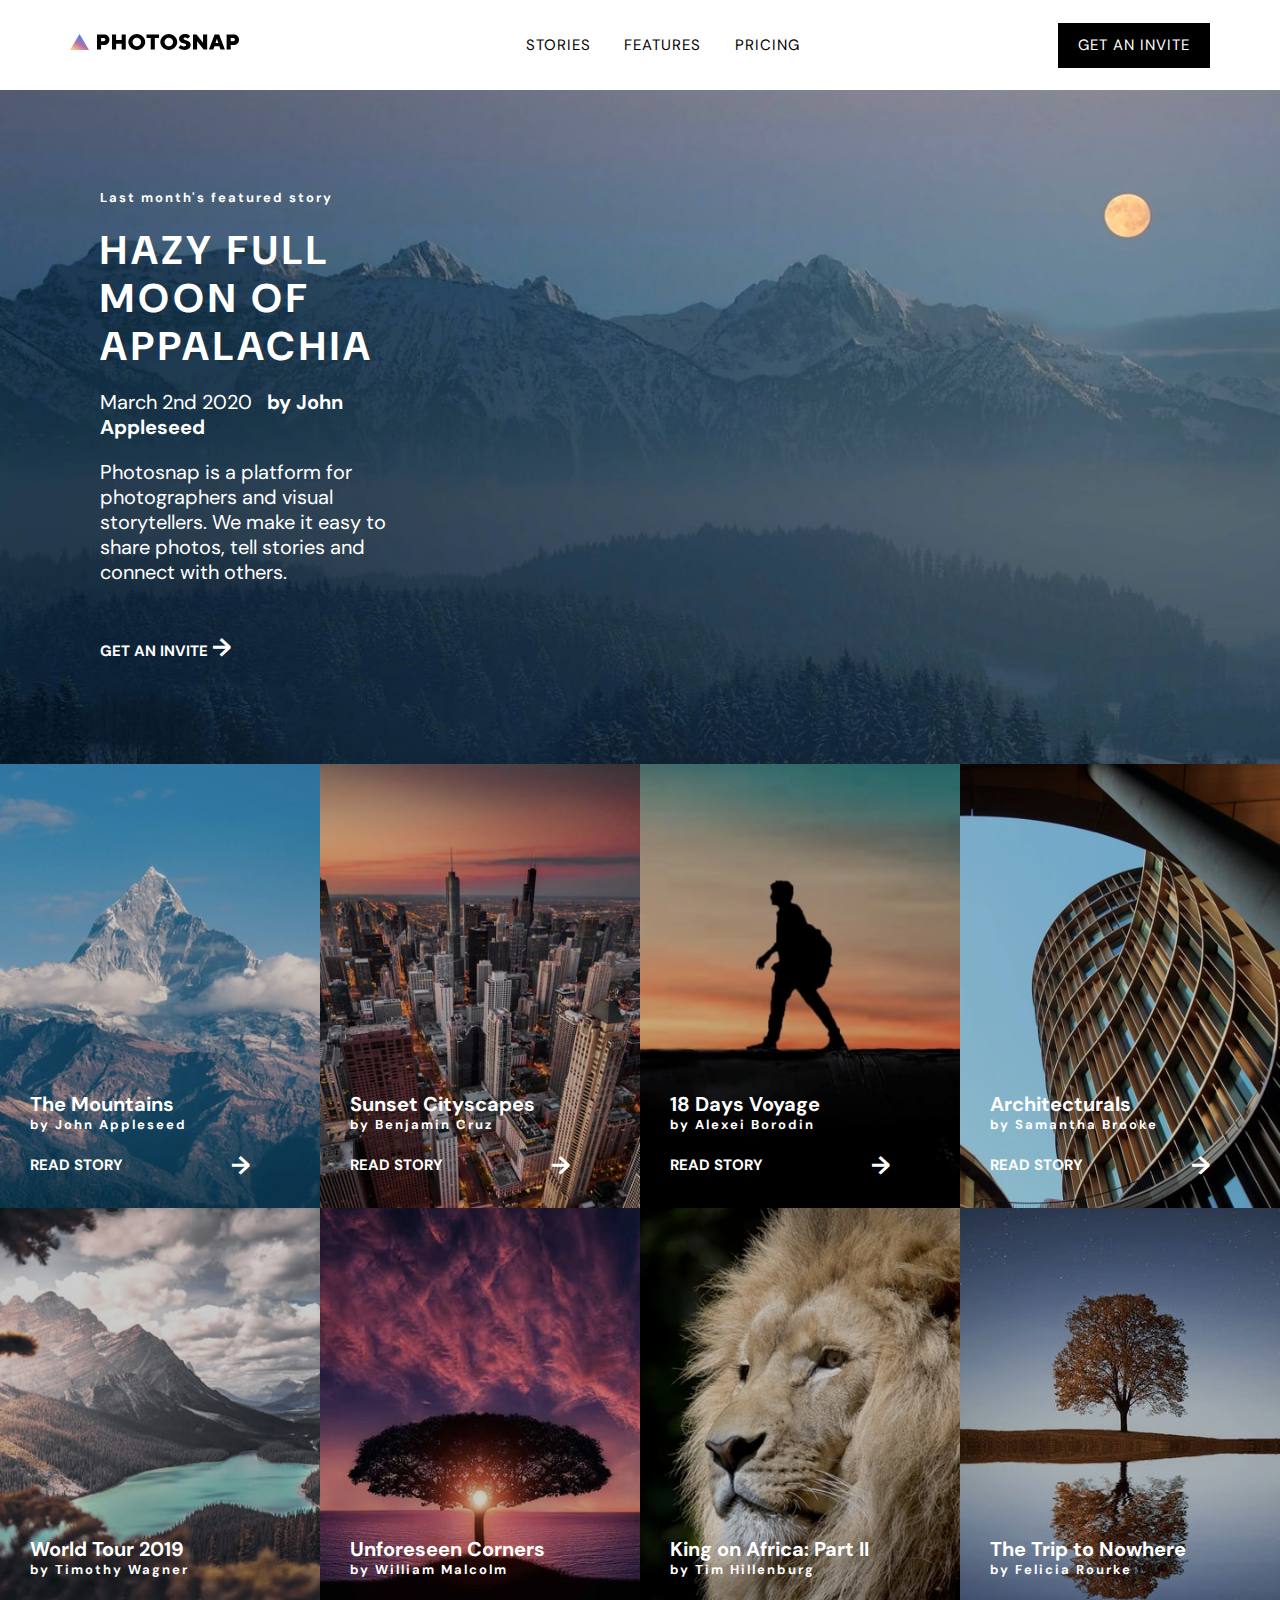
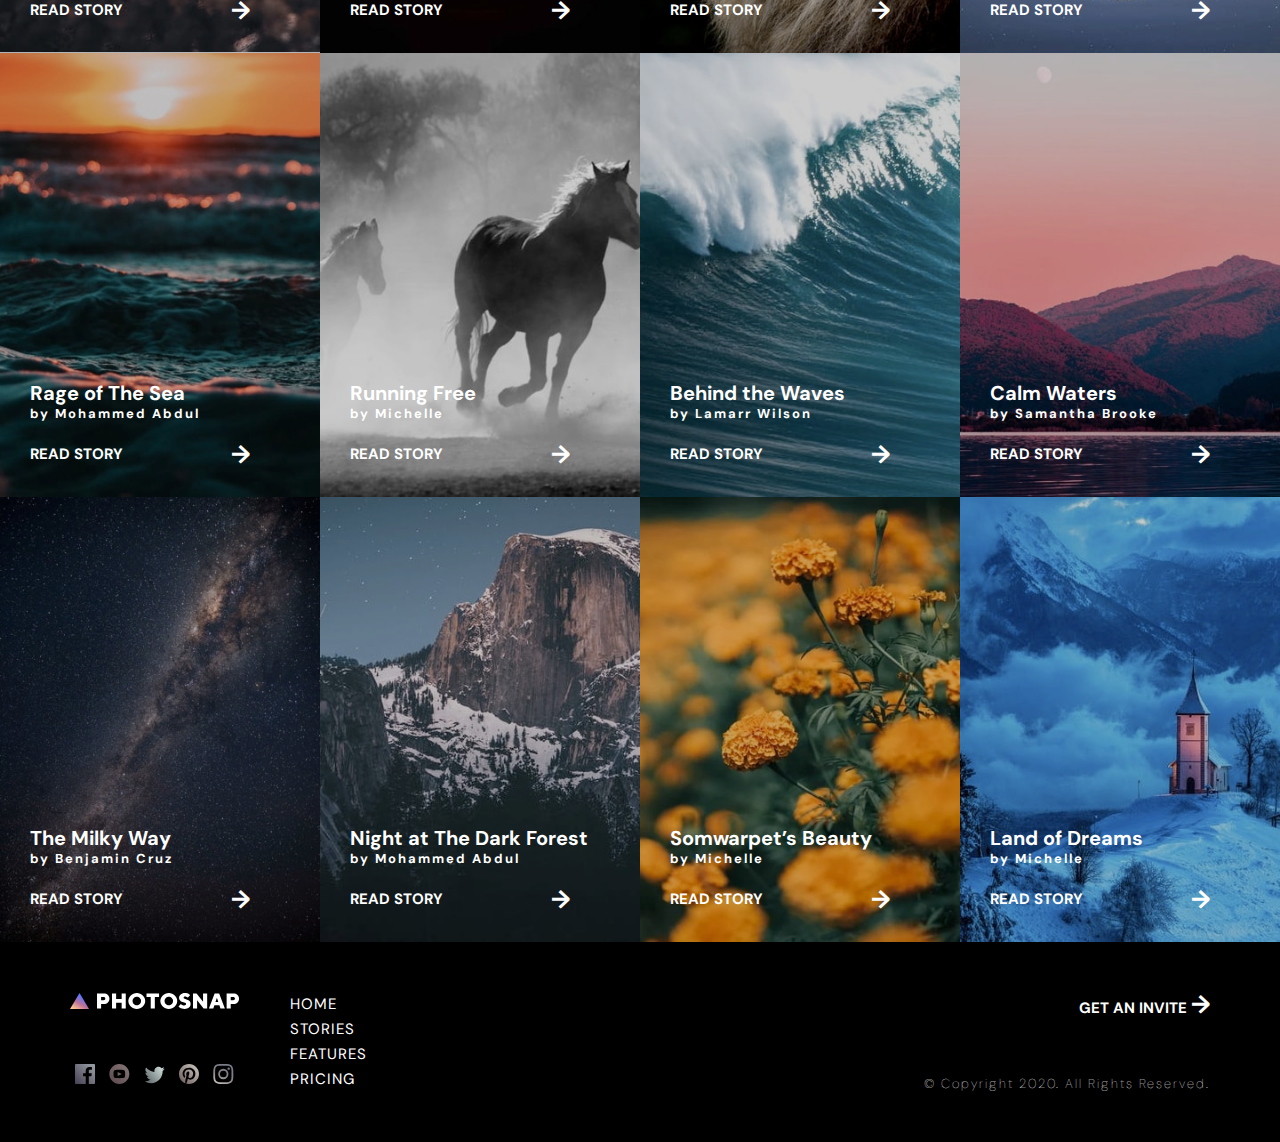
<file: stories.html>
<!DOCTYPE html>
<html lang="en">
  <head>
    <meta charset="UTF-8" />
    <meta name="viewport" content="width=device-width, initial-scale=1.0" />

    <link
      rel="icon"
      type="image/png"
      sizes="32x32"
      href="./assets/favicon-32x32.png"
    />

    <title>Photosnap | Stories</title>
    <link rel="stylesheet" href="css/style-min.css" />
  </head>
  <body>
    <div class="container">
      <header class="header">
        <div class="header__logo">
          <a href="/"> <img src="img/shared/desktop/logo.svg" alt="logo" /> </a>
        </div>
        <nav class="header__nav">
          <ul class="nav">
            <li class="nav__item">
              <a href="#" class="nav__link">stories</a>
            </li>
            <li class="nav__item">
              <a href="features.html" class="nav__link">features</a>
            </li>
            <li class="nav__item">
              <a href="pricing.html" class="nav__link">pricing</a>
            </li>
          </ul>
          <a href="#" class="header__btn--cta btn-primary-dark"
            >Get an invite</a
          >
        </nav>
        <div class="burger">
          <span class="line"></span>
        </div>
      </header>
    </div>
    <main>
      <section class="section-hero">
        <div class="display stories-hero">
          <div class="display__text hero__text">
            <h4 class="text-light">Last month's featured story</h4>
            <h1 class="text-light">
              Hazy full<br />
              moon of Appalachia
            </h1>
            <p class="text-light">
              March 2nd 2020 &nbsp;<b> by John Appleseed</b>
            </p>
            <p class="paragraph text-light">
              Photosnap is a platform for photographers and visual storytellers.
              We make it easy to share photos, tell stories and connect with
              others.
            </p>
            <a href="#" class="btn-secondary-light"
              >get an invite <span class="btn-icon">&rarr;</span></a
            >
          </div>
        </div>
      </section>
      <section class="section-gallery">
        <!-- Gallery-->
      </section>
    </main>
    <footer class="footer">
      <div class="container">
        <div class="footer__content">
          <div class="footer__links">
            <div class="footer__logo">
              <svg xmlns="http://www.w3.org/2000/svg" width="170" height="16">
                <defs>
                  <linearGradient
                    id="a"
                    x1="0%"
                    x2="50%"
                    y1="85.457%"
                    y2="14.543%"
                  >
                    <stop offset="0%" stop-color="#FFC593" />
                    <stop offset="51.945%" stop-color="#BC7198" />
                    <stop offset="100%" stop-color="#5A77FF" />
                  </linearGradient>
                </defs>
                <g fill="none" fill-rule="evenodd">
                  <path
                    fill="#fff "
                    fill-rule="nonzero"
                    d="M31.108 15.568v-4.541h2.703c.836 0 1.6-.133 2.292-.4a5.19 5.19 0 001.773-1.113 5.1 5.1 0 001.146-1.676c.273-.642.41-1.344.41-2.108 0-.75-.137-1.449-.41-2.098a5.072 5.072 0 00-1.146-1.686A5.19 5.19 0 0036.103.832c-.692-.266-1.456-.4-2.292-.4H27v15.136h4.108zm2.487-8.217h-2.487V4.108h2.487c.49 0 .9.162 1.232.487.332.324.497.702.497 1.135 0 .432-.165.81-.497 1.135-.332.324-.742.486-1.232.486zm12.54 8.217V9.73h5.514v5.838h4.108V.432h-4.108v5.622h-5.514V.432h-4.108v15.136h4.108zM66.784 16a8.616 8.616 0 003.319-.638 8.401 8.401 0 002.68-1.74 8.192 8.192 0 001.785-2.552c.432-.965.648-1.989.648-3.07a7.428 7.428 0 00-.648-3.07 8.192 8.192 0 00-1.784-2.552 8.401 8.401 0 00-2.681-1.74A8.616 8.616 0 0066.783 0c-1.196 0-2.306.213-3.329.638a8.432 8.432 0 00-2.67 1.74A8.192 8.192 0 0059 4.93 7.428 7.428 0 0058.351 8c0 1.081.217 2.105.649 3.07a8.192 8.192 0 001.784 2.552 8.432 8.432 0 002.67 1.74c1.023.425 2.133.638 3.33.638zm0-3.676A4.285 4.285 0 0165.119 12a3.942 3.942 0 01-1.34-.908 4.33 4.33 0 01-.887-1.373A4.479 4.479 0 0162.568 8c0-.62.108-1.193.324-1.719a4.33 4.33 0 01.886-1.373c.375-.39.822-.692 1.34-.908a4.285 4.285 0 011.666-.324c.59 0 1.142.108 1.654.324.512.216.958.519 1.34.908.382.39.681.847.898 1.373.216.526.324 1.1.324 1.719 0 .62-.108 1.193-.324 1.719a4.236 4.236 0 01-.898 1.373c-.382.39-.828.692-1.34.908a4.206 4.206 0 01-1.654.324zm18.054 3.244V4.108h4.216V.432h-12.54v3.676h4.216v11.46h4.108zM98.784 16a8.616 8.616 0 003.319-.638 8.401 8.401 0 002.68-1.74 8.192 8.192 0 001.785-2.552c.432-.965.648-1.989.648-3.07a7.428 7.428 0 00-.648-3.07 8.192 8.192 0 00-1.784-2.552 8.401 8.401 0 00-2.681-1.74A8.616 8.616 0 0098.783 0c-1.196 0-2.306.213-3.329.638a8.432 8.432 0 00-2.67 1.74A8.192 8.192 0 0091 4.93 7.428 7.428 0 0090.351 8c0 1.081.217 2.105.649 3.07a8.192 8.192 0 001.784 2.552 8.432 8.432 0 002.67 1.74c1.023.425 2.133.638 3.33.638zm0-3.676A4.285 4.285 0 0197.119 12a3.942 3.942 0 01-1.34-.908 4.33 4.33 0 01-.887-1.373A4.479 4.479 0 0194.568 8c0-.62.108-1.193.324-1.719a4.33 4.33 0 01.886-1.373c.375-.39.822-.692 1.34-.908a4.285 4.285 0 011.666-.324c.59 0 1.142.108 1.654.324.512.216.958.519 1.34.908.382.39.681.847.898 1.373.216.526.324 1.1.324 1.719 0 .62-.108 1.193-.324 1.719a4.236 4.236 0 01-.898 1.373c-.382.39-.828.692-1.34.908a4.206 4.206 0 01-1.654.324zM114.568 16c.95 0 1.801-.133 2.55-.4.75-.267 1.385-.627 1.904-1.081.519-.454.915-.98 1.189-1.578.274-.599.41-1.236.41-1.914 0-.88-.172-1.6-.518-2.162a4.35 4.35 0 00-1.298-1.362 6.98 6.98 0 00-1.697-.822l-1.697-.562a7.533 7.533 0 01-1.297-.551c-.346-.195-.52-.465-.52-.811 0-.332.148-.63.444-.898.295-.266.688-.4 1.178-.4.375 0 .714.062 1.016.184.303.123.563.263.779.422.26.173.49.367.692.584l2.378-2.487a5.559 5.559 0 00-1.276-1.08c-.432-.275-.98-.523-1.643-.747C116.5.112 115.706 0 114.784 0c-.865 0-1.65.13-2.357.39-.706.259-1.308.605-1.805 1.037-.498.432-.883.93-1.157 1.492a3.908 3.908 0 00-.41 1.73c0 .879.172 1.6.518 2.162a4.35 4.35 0 001.297 1.362 6.98 6.98 0 001.698.822c.612.201 1.178.389 1.697.562.519.173.951.357 1.297.551.346.195.52.465.52.81 0 .433-.174.812-.52 1.136-.346.324-.821.487-1.427.487-.49 0-.933-.083-1.33-.25a5.466 5.466 0 01-1.027-.55 5.352 5.352 0 01-.886-.822l-2.378 2.486c.432.49.944.923 1.535 1.298.504.331 1.131.63 1.88.897.75.267 1.63.4 2.639.4zm12.54-.432V7.135l6.508 8.433h3.546V.432h-4.108v8.433L126.568.432H123v15.136h4.108zm16.216 0l1.081-3.244h4.973l1.081 3.244h4.433L149.162.432h-4.54l-5.73 15.136h4.432zm4.973-6.487h-2.81l1.405-4.432 1.405 4.432zm12.433 6.487v-4.541h2.702c.836 0 1.6-.133 2.292-.4a5.19 5.19 0 001.773-1.113 5.1 5.1 0 001.146-1.676c.274-.642.411-1.344.411-2.108 0-.75-.137-1.449-.41-2.098a5.072 5.072 0 00-1.147-1.686 5.19 5.19 0 00-1.773-1.114c-.692-.266-1.456-.4-2.292-.4h-6.81v15.136h4.108zm2.486-8.217h-2.486V4.108h2.486c.49 0 .901.162 1.233.487.331.324.497.702.497 1.135 0 .432-.166.81-.497 1.135-.332.324-.743.486-1.233.486z"
                  />
                  <path fill="url(#a)" d="M0 16L9.5 0 19 16z" />
                </g>
              </svg>
            </div>

            <div class="footer__nav">
              <ul class="nav">
                <li class="nav__item">
                  <a href="/" class="nav__link">home</a>
                </li>
                <li class="nav__item">
                  <a href="#" class="nav__link">stories</a>
                </li>
                <li class="nav__item">
                  <a href="features.html" class="nav__link">features</a>
                </li>
                <li class="nav__item">
                  <a href="pricing.html" class="nav__link">pricing</a>
                </li>
              </ul>
            </div>

            <div class="footer__social-links">
              <a href="#" class="social-link"
                ><img
                  src="img/shared/desktop/facebook.svg"
                  alt="facebook"
                  class="social-icon"
              /></a>
              <a href="#" class="social-link"
                ><img
                  src="img/shared/desktop/youtube.svg"
                  alt="youtube"
                  class="social-icon"
              /></a>
              <a href="#" class="social-link"
                ><img
                  src="img/shared/desktop/twitter.svg"
                  alt="twitter"
                  class="social-icon"
              /></a>
              <a href="#" class="social-link"
                ><img
                  src="img/shared/desktop/pinterest.svg"
                  alt="pintrest"
                  class="social-icon"
              /></a>
              <a href="#" class="social-link"
                ><img
                  src="img/shared/desktop/instagram.svg"
                  alt="insta"
                  class="social-icon"
              /></a>
            </div>
          </div>

          <div class="footer__copyright">
            <a href="#" class="btn-secondary-light"
              >get an invite <span class="btn-icon">&rarr;</span></a
            >
            <h4 class="text-light">
              &COPY; Copyright 2020. All Rights Reserved.
            </h4>
          </div>
        </div>
      </div>
    </footer>

    <script src="js/main-min.js"></script>
  </body>
</html>
</file>
<file: css/style-min.css>
@import url("https://fonts.googleapis.com/css2?family=DM+Sans:wght@400;500;700&display=swap");*,*::after,*::before{margin:0;padding:0;-webkit-box-sizing:inherit;box-sizing:inherit;}html{font-size:62.5%;}@media only screen and (max-width:1200px){html{font-size:56.25%}}@media only screen and (max-width:991.98px){html{font-size:50%}}@media only screen and (max-width:767.98px){html{font-size:37.5%}}body{-webkit-box-sizing:border-box;box-sizing:border-box;}::-moz-selection{background-color:#000;color:#fff;}::selection{background-color:#000;color:#fff;}a{text-decoration:none;}body{font-size:1.5rem;font-family:"DM Sans",sans-serif;font-weight:400;line-height:2.5rem;}h1,.heading-l{font-size:4rem;line-height:4.8rem;letter-spacing:4px;font-weight:700;}h2{font-size:2.4rem;line-height:2.5rem;font-weight:700;}h3{font-size:2rem;line-height:2.5rem;font-weight:700;}h4{font-size:1.3rem;line-height:1.6rem;letter-spacing:2px;font-weight:700;}p{font-size:2rem;line-height:2.5rem;}.container{max-width:114rem;margin:0 auto;}@media only screen and (max-width:1200px){.container{max-width:96rem}}@media only screen and (max-width:991.98px){.container{max-width:72rem}}@media only screen and (max-width:767.98px){.container{max-width:54rem}}@media only screen and (max-width:575.98px){.container{max-width:100%;padding:0 1rem}}.text-dark{color:#000;}.text-light{color:#fff;}.bg-dark{background:#000;}.bg-light{background:#fff;}.row-reverse{-webkit-box-orient:horizontal;-webkit-box-direction:reverse;-ms-flex-direction:row-reverse;flex-direction:row-reverse;}.nav{display:-webkit-box;display:-ms-flexbox;display:flex;list-style:none;}.nav__link{text-transform:uppercase;letter-spacing:1px;display:inline-block;-webkit-transition:all .3s;transition:all .3s;}.nav__link:hover{color:#dfdfdf;}[class^="btn"]{display:inline-block;}.btn-primary-dark{padding:1rem 2rem;text-transform:uppercase;letter-spacing:1px;-webkit-transition:all .3s;transition:all .3s;}.btn-primary-dark:link,.btn-primary-dark:visited{background:#000;color:#fff;}.btn-primary-dark:hover{background:#dfdfdf;color:#000;-webkit-transform:translateY(-4px);transform:translateY(-4px);-webkit-box-shadow:0 1rem 3rem rgba(0,0,0,.4);box-shadow:0 1rem 3rem rgba(0,0,0,.4);}.btn-primary-dark:active{background:-webkit-gradient(linear,left bottom,right top,from(#ffc593),color-stop(#bc7198),to(#5a77ff));background:linear-gradient(to right top,#ffc593,#bc7198,#5a77ff);color:#000;-webkit-transform:translateY(-2px);transform:translateY(-2px);-webkit-box-shadow:0 .5rem 1rem rgba(0,0,0,.4);box-shadow:0 .5rem 1rem rgba(0,0,0,.4);}[class^="btn-secondary"]:link,[class^="btn-secondary"]:visited{text-transform:uppercase;font-weight:700;-webkit-transition:all .3s;transition:all .3s;}[class^="btn-secondary"]:hover{text-decoration:underline;-webkit-transform:scale(1.1) translateY(-3px);transform:scale(1.1) translateY(-3px);}[class^="btn-secondary"]:active{-webkit-transform:translateY(-2px);transform:translateY(-2px);}[class^="btn-secondary"]:hover .btn-icon{margin-left:.8rem;}[class^="btn-secondary"]:active .btn-icon{margin-left:.4rem;}[class^="btn-secondary"] .btn-icon{font-size:2.5rem;color:currentColor;-webkit-transition:all all .3s;transition:all all .3s;}.btn-secondary-light{color:#fff;}.btn-secondary-dark{color:#000;}.display{display:-webkit-box;display:-ms-flexbox;display:flex;-webkit-box-align:center;-ms-flex-align:center;align-items:center;}@media only screen and (max-width:767.98px){.display{-webkit-box-orient:vertical;-webkit-box-direction:reverse;-ms-flex-direction:column-reverse;flex-direction:column-reverse}}.display__text{-webkit-box-flex:0;-ms-flex:0 0 40%;flex:0 0 40%;padding:0 10rem;position:relative;}@media only screen and (max-width:1200px){.display__text{-webkit-box-flex:0;-ms-flex:0 0 60%;flex:0 0 60%}}@media only screen and (max-width:767.98px){.display__text{width:100%;padding:10rem}}.display__text h1{margin-bottom:2rem;text-transform:uppercase;}.display__text .paragraph{margin-bottom:5rem;}.display__img{background:red;-webkit-box-flex:0;-ms-flex:0 0 60%;flex:0 0 60%;}@media only screen and (max-width:1200px){.display__img{-webkit-box-flex:0;-ms-flex:0 0 40%;flex:0 0 40%}}@media only screen and (max-width:767.98px){.display__img{width:100%}}.display__img img{width:100%;display:block;}.gallery-card{position:relative;-webkit-transition:all .3s;transition:all .3s;width:25%;}@media only screen and (max-width:1200px){.gallery-card{width:50%}}@media only screen and (max-width:575.98px){.gallery-card{width:100%}}.gallery-card img{width:100%;display:block;}.gallery-card__text{position:absolute;padding:3rem;bottom:0;left:0;width:100%;z-index:10;}.gallery-card__text a{margin-top:2rem;width:100%;padding-right:4rem;display:-webkit-box;display:-ms-flexbox;display:flex;-webkit-box-pack:justify;-ms-flex-pack:justify;justify-content:space-between;}.gallery-card__text a:hover{text-decoration:none;}.gallery-card__text a:active .gallery-card{-webkit-transform:translateY(-1rem);transform:translateY(-1rem);}.gallery-card::after{content:"";width:100%;height:100%;background:rgba(0,0,0,.2);position:absolute;top:0;left:0;}.gallery-card:hover{z-index:2;-webkit-transform:translateY(-2rem) scale(1.02);transform:translateY(-2rem) scale(1.02);-webkit-box-shadow:0 1rem 4rem rgba(0,0,0,.6);box-shadow:0 1rem 4rem rgba(0,0,0,.6);}.feature{text-align:center;padding:2rem 5rem;width:33.33%;}@media only screen and (max-width:991.98px){.feature{width:100%;margin-bottom:5rem}}.feature__icon-box{height:8rem;margin-bottom:2rem;}@media only screen and (max-width:575.98px){.feature__icon-box{height:12rem}}@media only screen and (max-width:991.98px){.feature__text-box{padding:0 5rem}}@media only screen and (max-width:575.98px){.feature__text-box{padding:0 2rem}}.feature__text-box h3{margin-bottom:1rem;}.header{height:10vh;display:-webkit-box;display:-ms-flexbox;display:flex;-webkit-box-align:center;-ms-flex-align:center;align-items:center;}@media only screen and (max-width:767.98px){.header{padding:5rem 0}}@media only screen and (max-width:575.98px){.header{padding:2rem}}.header__logo{-webkit-box-flex:0;-ms-flex:0 0 40%;flex:0 0 40%;}@media only screen and (max-width:991.98px){.header__logo{-webkit-box-flex:0;-ms-flex:0 0 35%;flex:0 0 35%}}.header__nav{-webkit-box-flex:0;-ms-flex:0 0 60%;flex:0 0 60%;display:-webkit-box;display:-ms-flexbox;display:flex;-webkit-box-align:center;-ms-flex-align:center;align-items:center;-webkit-box-pack:justify;-ms-flex-pack:justify;justify-content:space-between;background:#fff;}@media only screen and (max-width:991.98px){.header__nav{-webkit-box-flex:0;-ms-flex:0 0 65%;flex:0 0 65%}}@media only screen and (max-width:767.98px){.header__nav{-webkit-box-flex:0;-ms-flex:0 0 auto;flex:0 0 auto;-webkit-box-orient:vertical;-webkit-box-direction:normal;-ms-flex-direction:column;flex-direction:column;-webkit-box-pack:center;-ms-flex-pack:center;justify-content:center;text-align:center;position:fixed;top:10vh;right:0;width:100%;height:90vh;-webkit-clip-path:polygon(100% 0,100% 0,100% 100%,100% 100%);clip-path:polygon(100% 0,100% 0,100% 100%,100% 100%);pointer-events:none;-webkit-transition:all .5s;transition:all .5s;z-index:999}}@media only screen and (max-width:575.98px){.header__nav{height:40vh}}.header__nav--open{-webkit-clip-path:polygon(0 0,100% 0,100% 100%,0 100%);clip-path:polygon(0 0,100% 0,100% 100%,0 100%);pointer-events:all;}.header .nav{-webkit-box-flex:0;-ms-flex:0 0 40%;flex:0 0 40%;-webkit-box-pack:justify;-ms-flex-pack:justify;justify-content:space-between;}@media only screen and (max-width:1200px){.header .nav{-webkit-box-flex:0;-ms-flex:0 0 50%;flex:0 0 50%}}@media only screen and (max-width:991.98px){.header .nav{-webkit-box-flex:0;-ms-flex:0 0 55%;flex:0 0 55%}}@media only screen and (max-width:767.98px){.header .nav{width:80%;-webkit-box-orient:vertical;-webkit-box-direction:normal;-ms-flex-direction:column;flex-direction:column;-webkit-box-flex:0;-ms-flex:0 0 auto;flex:0 0 auto;-ms-flex-pack:distribute;justify-content:space-around}.header .nav li:last-child{border-bottom:1px solid #dfdfdf}}@media only screen and (max-width:575.98px){.header .nav{max-width:100%;padding:0 1rem}}.header .nav__link,.header .nav__link:link,.header .nav__link:visited,.header .link,.header .link:link,.header .link:visited{color:#000;}.header .nav__link:active,.header .link:active{background:-webkit-gradient(linear,left bottom,right top,from(#ffc593),color-stop(#bc7198),to(#5a77ff));background:linear-gradient(to right top,#ffc593,#bc7198,#5a77ff);-webkit-background-clip:text;color:transparent;}@media only screen and (max-width:767.98px){.header .nav__link{padding-bottom:2rem;display:block}}@media only screen and (max-width:767.98px){.header__btn--cta{margin-top:2rem;width:80%}}.header .burger{margin-left:auto;display:none;position:relative;width:3rem;height:2rem;}@media only screen and (max-width:767.98px){.header .burger{display:inline-block}}.header .burger .line{width:3rem;height:3px;background:#000;display:inline-block;position:absolute;top:50%;left:50%;-webkit-transform:translate(-50%,-50%);transform:translate(-50%,-50%);}.header .burger .line::before{content:"";width:100%;height:3px;background:#000;position:absolute;top:.8rem;left:0;-webkit-transition:all .5s;transition:all .5s;}.header .burger .line::after{content:"";width:100%;height:3px;background:#000;position:absolute;bottom:.8rem;left:0;-webkit-transition:all .3s;transition:all .3s;}.header .burger .line--open{background:transparent;}.header .burger .line--open::after{top:0;bottom:unset;-webkit-transform:rotate(45deg);transform:rotate(45deg);}.header .burger .line--open::before{top:0;-webkit-transform:rotate(-45deg);transform:rotate(-45deg);}.hero__text::after{content:"";width:.5rem;height:100%;border-radius:0 100px 100px 0;background:-webkit-gradient(linear,left bottom,right top,from(#ffc593),color-stop(#bc7198),to(#5a77ff));background:linear-gradient(to right top,#ffc593,#bc7198,#5a77ff);position:absolute;left:0;top:0;}@media only screen and (max-width:767.98px){.hero__text::after{width:40%;height:.5rem;border-radius:100px;top:0;left:10rem;z-index:0}}.section-gallery{display:-webkit-box;display:-ms-flexbox;display:flex;-ms-flex-wrap:wrap;flex-wrap:wrap;}.section-features{display:-webkit-box;display:-ms-flexbox;display:flex;-ms-flex-wrap:wrap;flex-wrap:wrap;padding:10rem;}.footer{background:#000;}.footer__content{padding:5rem 0;display:-webkit-box;display:-ms-flexbox;display:flex;-webkit-box-pack:justify;-ms-flex-pack:justify;justify-content:space-between;-webkit-box-align:center;-ms-flex-align:center;align-items:center;}@media only screen and (max-width:575.98px){.footer__content{display:block;text-align:center;padding:10rem 0}}.footer__links{display:-ms-grid;display:grid;-ms-grid-columns:1fr 1fr;grid-template-columns:1fr 1fr;-ms-grid-rows:1fr 1fr;grid-template-rows:1fr 1fr;grid-column-gap:5rem;}@media only screen and (max-width:1200px){.footer__links{-ms-grid-columns:1fr;grid-template-columns:1fr;grid-row-gap:2rem}}.footer__nav{-ms-grid-column:2;-ms-grid-column-span:1;grid-column:2/3;-ms-grid-row:1;-ms-grid-row-span:2;grid-row:1/3;}@media only screen and (max-width:1200px){.footer__nav{grid-column:unset;-ms-grid-row:2;-ms-grid-row-span:1;grid-row:2/3}}@media only screen and (max-width:575.98px){.footer__nav{grid-column:unset;-ms-grid-row:3;-ms-grid-row-span:1;grid-row:3/4}}.footer__nav .nav{-webkit-box-orient:vertical;-webkit-box-direction:normal;-ms-flex-direction:column;flex-direction:column;}@media only screen and (max-width:1200px){.footer__nav .nav{-webkit-box-orient:horizontal;-webkit-box-direction:normal;-ms-flex-direction:row;flex-direction:row}}@media only screen and (max-width:575.98px){.footer__nav .nav{display:block}}.footer__nav .nav__link{color:#fff;}@media only screen and (max-width:1200px){.footer__nav .nav__link{padding-right:2rem}}@media only screen and (max-width:575.98px){.footer__nav .nav__link{padding:1rem}}.footer__nav .nav__link:hover{color:#dfdfdf;}.footer__social-links{-ms-flex-item-align:end;-ms-grid-row-align:end;align-self:end;}.footer__social-links a{padding:.5rem;}.footer__social-links a img{-webkit-filter:grayscale(90%);filter:grayscale(90%);}.footer__social-links a:hover img{-webkit-filter:grayscale(0);filter:grayscale(0);}.footer__copyright{text-align:right;-ms-flex-item-align:stretch;align-self:stretch;display:-webkit-box;display:-ms-flexbox;display:flex;-webkit-box-orient:vertical;-webkit-box-direction:normal;-ms-flex-direction:column;flex-direction:column;-webkit-box-pack:justify;-ms-flex-pack:justify;justify-content:space-between;}@media only screen and (max-width:575.98px){.footer__copyright{display:block;text-align:center;margin-top:2rem}}@media only screen and (max-width:575.98px){.footer__copyright a{margin-bottom:1rem}}.footer__copyright h4{font-weight:100;}.stories-hero{background-image:url(../../img/stories/desktop/moon-of-appalacia.jpg);background-size:cover;padding:10rem 0;}.stories-hero h1{margin:2rem 0;}.stories-hero .paragraph{margin-top:2rem;}.stories-hero .hero__text::after{display:none;}.invite__content{padding:5rem 10rem;background-image:url(../../img/shared/desktop/bg-beta.jpg);background-size:cover;display:-webkit-box;display:-ms-flexbox;display:flex;-webkit-box-pack:justify;-ms-flex-pack:justify;justify-content:space-between;-webkit-box-align:center;-ms-flex-align:center;align-items:center;position:relative;}@media only screen and (max-width:1200px){.invite__content{background-image:url(../../img/shared/tablet/bg-beta.jpg)}}@media only screen and (max-width:767.98px){.invite__content{background-image:url(../../img/shared/mobile/bg-beta.jpg);padding:10rem;-webkit-box-orient:vertical;-webkit-box-direction:normal;-ms-flex-direction:column;flex-direction:column;-webkit-box-align:start;-ms-flex-align:start;align-items:flex-start}.invite__content h1{margin-bottom:5rem}}.invite__content::after{content:"";height:100%;width:.5rem;border-radius:0 100px 100px 0;background:-webkit-gradient(linear,left bottom,right top,from(#ffc593),color-stop(#bc7198),to(#5a77ff));background:linear-gradient(to right top,#ffc593,#bc7198,#5a77ff);position:absolute;left:0;top:0;}@media only screen and (max-width:767.98px){.invite__content::after{width:30%;height:.5rem;border-radius:0 0 100px 100px;left:10rem}}.features-hero .paragraph{margin-bottom:0;}.price-selection{display:-webkit-box;display:-ms-flexbox;display:flex;-webkit-box-pack:center;-ms-flex-pack:center;justify-content:center;-webkit-box-align:center;-ms-flex-align:center;align-items:center;}.price-selection>*{margin:0 .5rem;}.price-selection p::before{display:block;content:attr(title);font-weight:bold;height:0;overflow:hidden;visibility:hidden;}.price-selection p:first-child{font-weight:700;}.price__toggler{display:block;width:6rem;height:3rem;background:#000;border-radius:100px;position:relative;}.price__toggler-btn{display:inline-block;width:2rem;height:2rem;background:#dfdfdf;border-radius:50%;position:absolute;top:50%;-webkit-transform:translateY(-50%);transform:translateY(-50%);left:.5rem;-webkit-transition:all .5s;transition:all .5s;}.price__toggler--active .price__toggler-btn{left:unset;right:.5rem;background:#fff;}.price__cards{display:-webkit-box;display:-ms-flexbox;display:flex;margin:5rem;}@media only screen and (max-width:1200px){.price__cards{-webkit-box-orient:vertical;-webkit-box-direction:normal;-ms-flex-direction:column;flex-direction:column}}.plan{padding:5rem;margin:0 1rem;margin-bottom:5rem;background:#dfdfdf;-webkit-transition:all .5s;transition:all .5s;}@media only screen and (max-width:1200px){.plan{padding:10rem}}.plan:hover{-webkit-transform:translateY(-2px);transform:translateY(-2px);-webkit-box-shadow:0 5rem 10rem rgba(0,0,0,.2);box-shadow:0 5rem 10rem rgba(0,0,0,.2);}.plan-title{margin:2rem;}.plan-desc{margin-bottom:5rem;}.plan-btn{margin-top:5rem;width:100%;}.plan:nth-child(2){-webkit-transform:scaleY(1.1);transform:scaleY(1.1);background:#000;position:relative;}.plan:nth-child(2)>*{color:#fff;}.plan:nth-child(2) .plan-btn{color:black;background:#fff;}.plan:nth-child(2) .plan-btn:hover{background:#dfdfdf;-webkit-box-shadow:0 1rem 3rem rgba(127,127,127,.4);box-shadow:0 1rem 3rem rgba(127,127,127,.4);}.plan:nth-child(2) .plan-btn:active{-webkit-box-shadow:0 .5rem 1rem rgba(127,127,127,.4);box-shadow:0 .5rem 1rem rgba(127,127,127,.4);}.plan:nth-child(2)::after{content:"";width:100%;height:.5rem;background:-webkit-gradient(linear,left bottom,right top,from(#ffc593),color-stop(#bc7198),to(#5a77ff));background:linear-gradient(to right top,#ffc593,#bc7198,#5a77ff);border-radius:0 0 100px 100px;position:absolute;top:0;left:0;}.service{text-align:center;margin-bottom:10rem;}.service-heading{text-transform:uppercase;}.service-table{width:60%;margin:2rem auto;border-collapse:collapse;}@media only screen and (max-width:1200px){.service-table{width:100%}}.service-table th{border-bottom:1px solid #000;}.service-table th,.service-table td{padding:1rem;}.service-table th:not(:first-child),.service-table td:not(:first-child){width:20%;}.service-table th:first-child,.service-table td:first-child{text-align:left;}.section-pricing{text-align:center;margin:10rem 0;}
</file>
